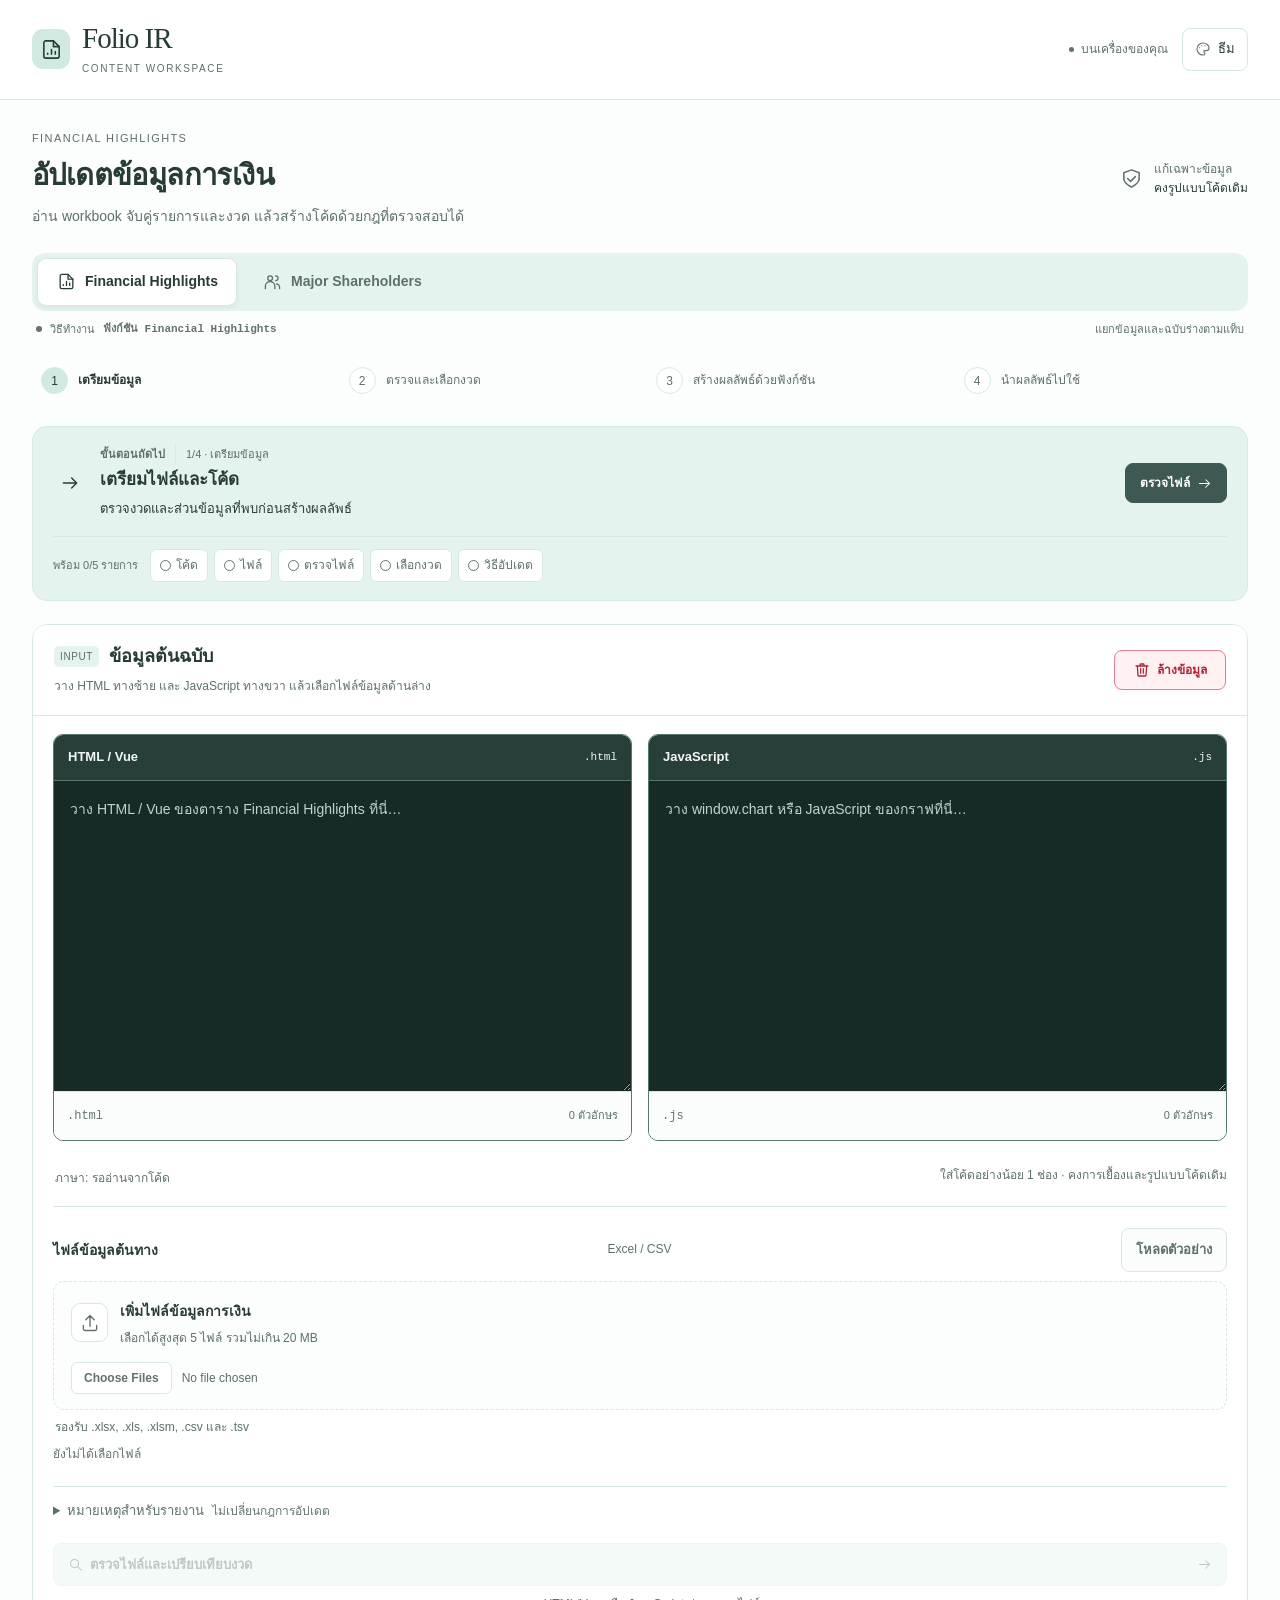
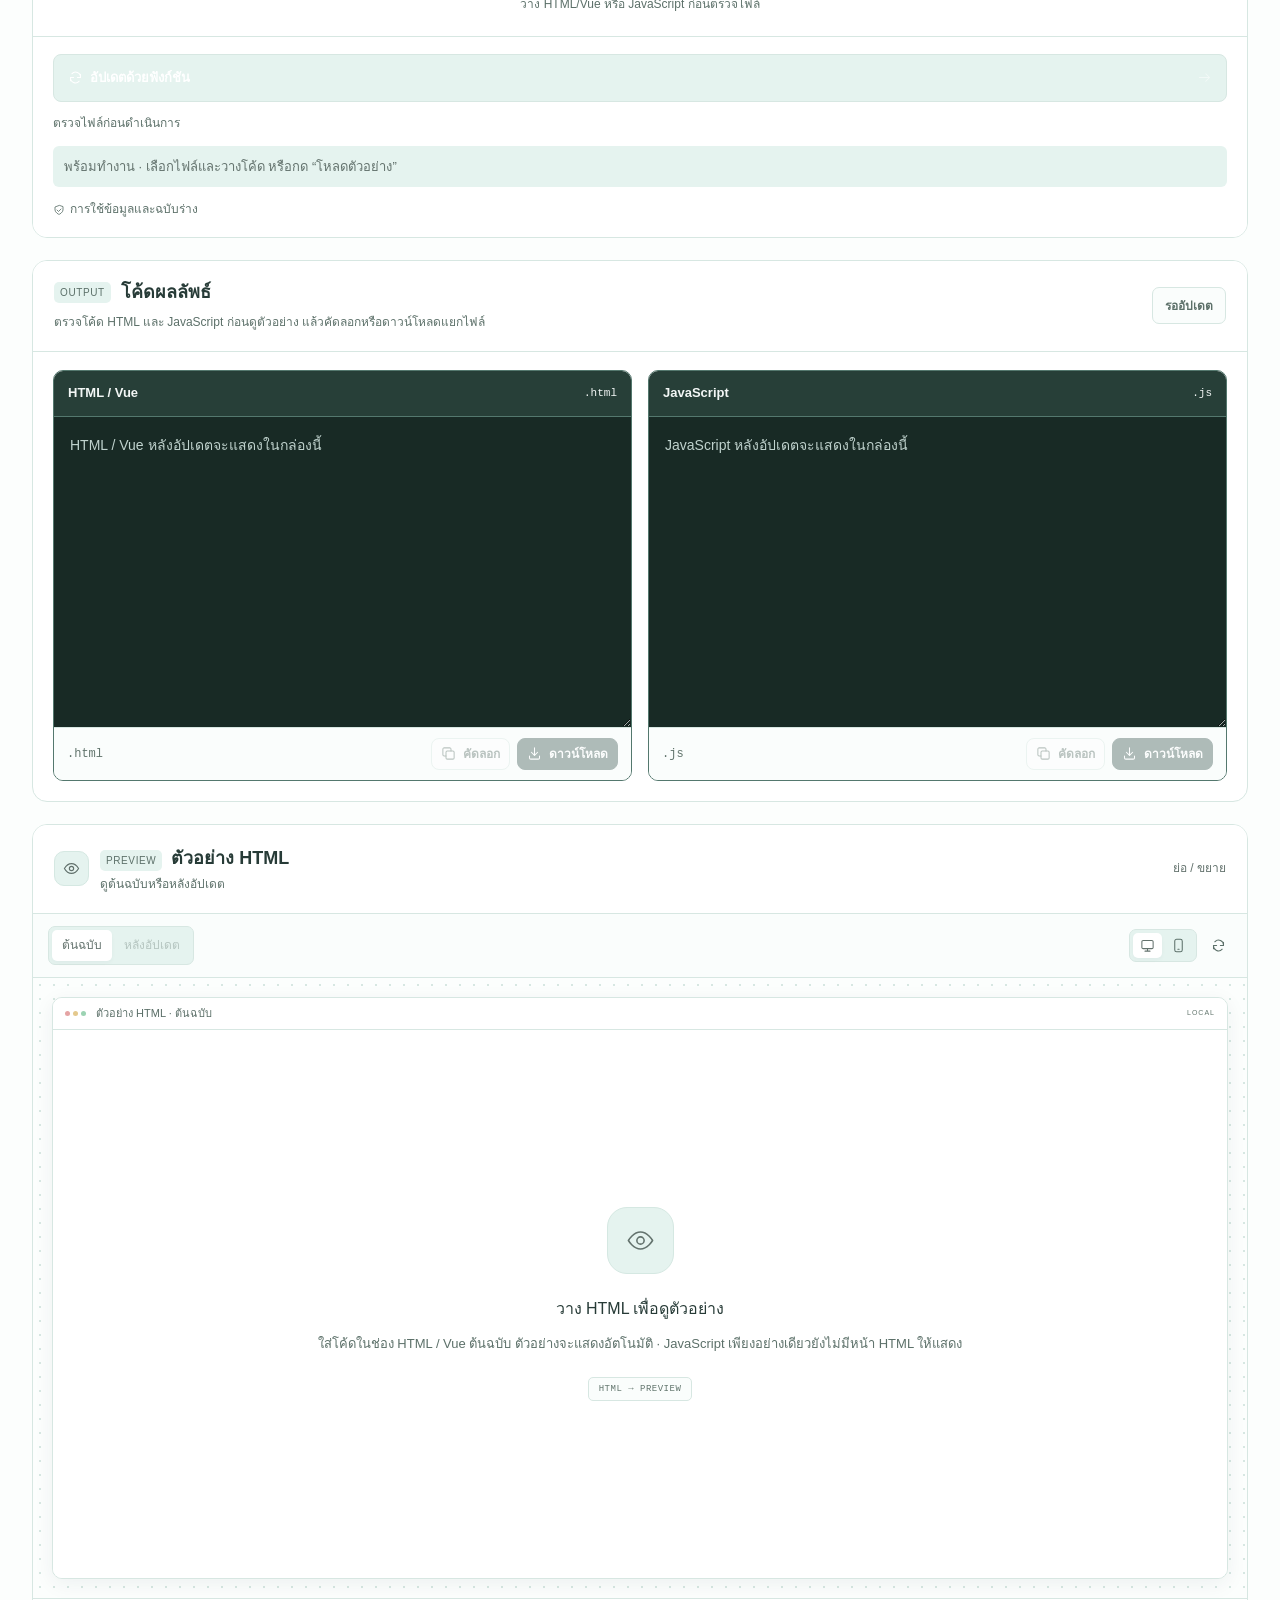
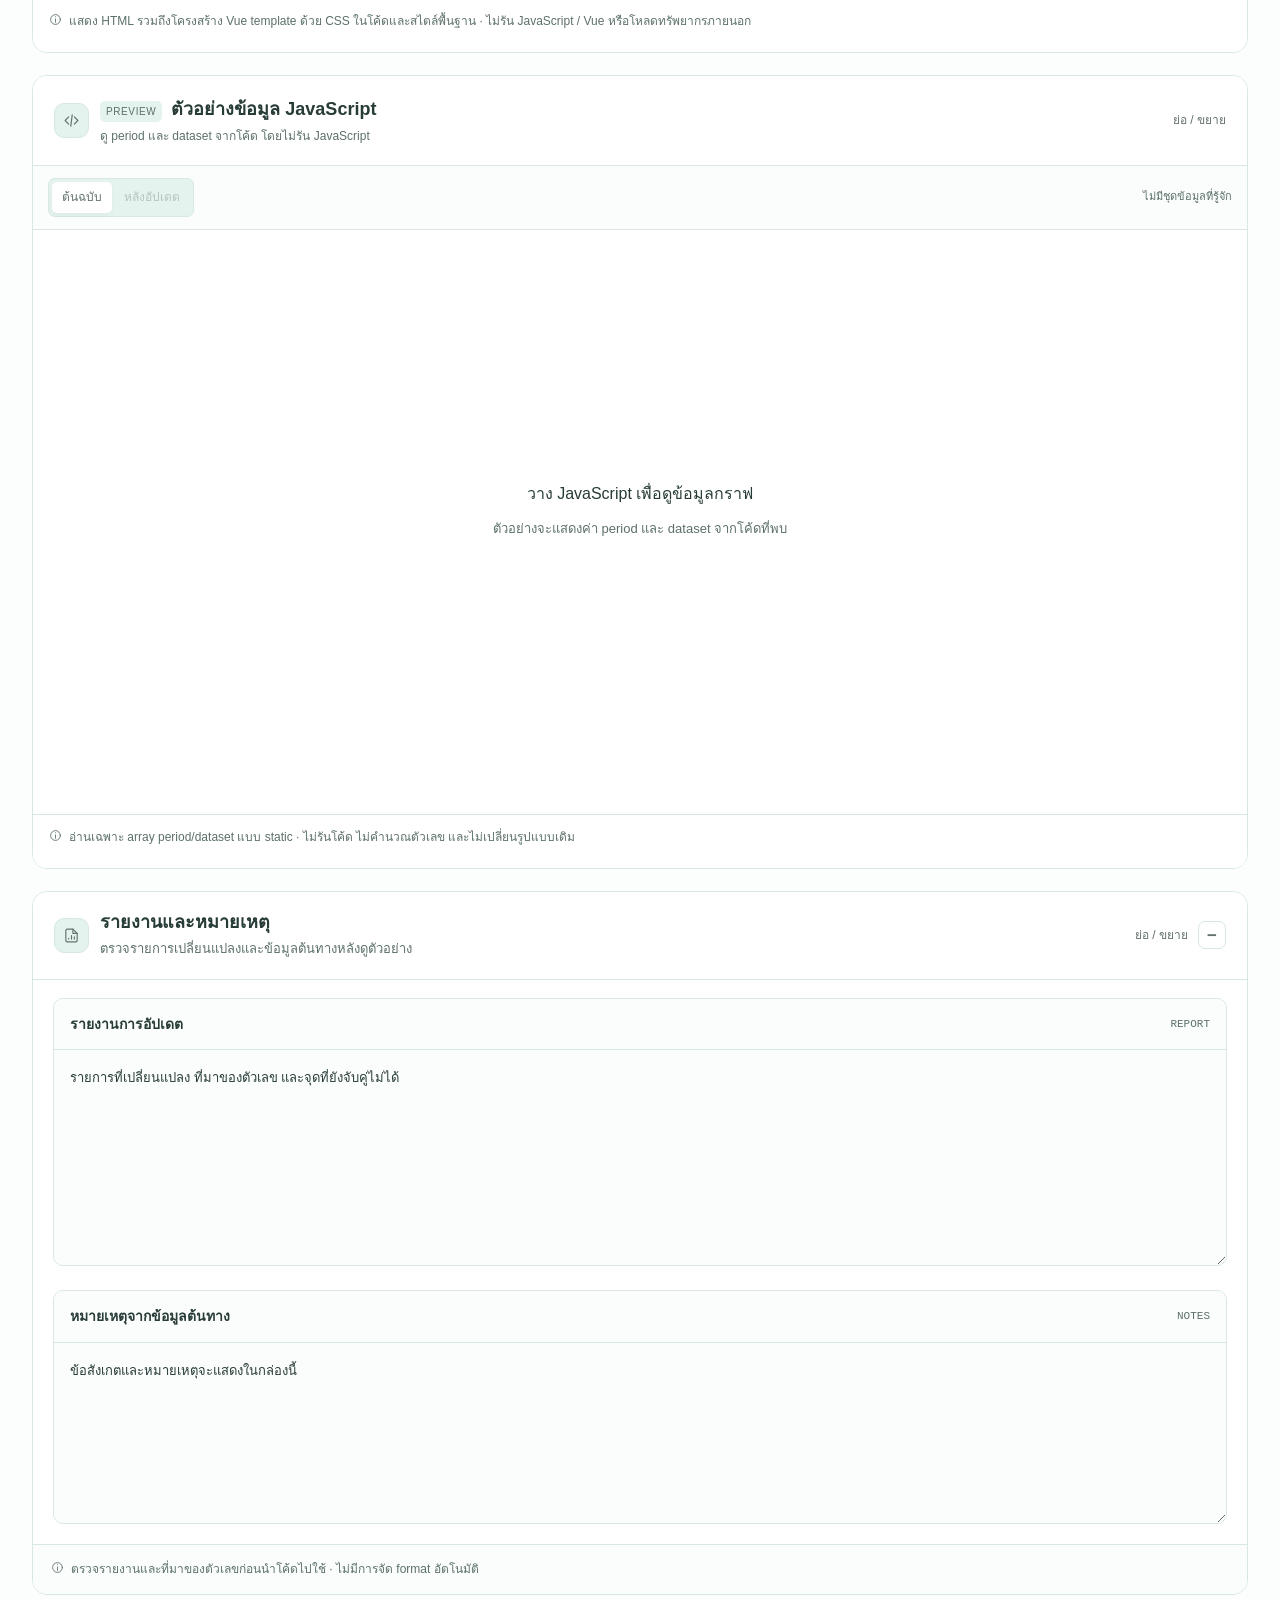
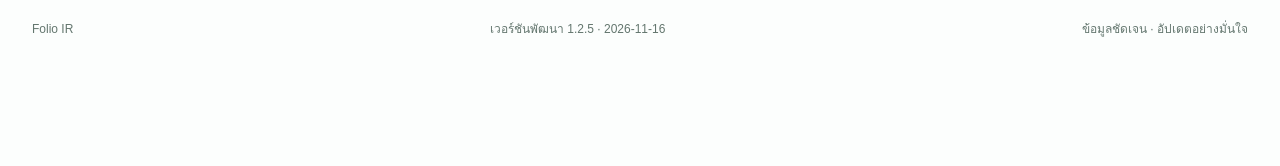
<file: index.html>
<!doctype html>
<html lang="th" data-workflow="financial-highlights">
<head>
  <meta charset="utf-8">
  <meta name="viewport" content="width=device-width, initial-scale=1">
  <meta name="theme-color" content="#14283f">
  <meta name="description" content="อัปเดตตารางและกราฟ Financial Highlights จากไฟล์ข้อมูลต้นทาง">
  <title>Folio IR Web</title>
  <link rel="stylesheet" href="styles.css?v=result-status-4">
</head>
<body>
  <svg class="svg-library" xmlns="http://www.w3.org/2000/svg" aria-hidden="true"><defs>
    <symbol id="i-file" viewBox="0 0 24 24"><path d="M14 3H6a2 2 0 0 0-2 2v14a2 2 0 0 0 2 2h12a2 2 0 0 0 2-2V9Z"/><path d="M14 3v6h6M8 16v1m4-5v5m4-3v3"/></symbol>
    <symbol id="i-grid" viewBox="0 0 24 24"><rect x="3" y="3" width="7" height="7" rx="2"/><rect x="14" y="3" width="7" height="7" rx="2"/><rect x="3" y="14" width="7" height="7" rx="2"/><rect x="14" y="14" width="7" height="7" rx="2"/></symbol>
    <symbol id="i-upload" viewBox="0 0 24 24"><path d="M12 16V3m-5 5 5-5 5 5M4 15v4a2 2 0 0 0 2 2h12a2 2 0 0 0 2-2v-4"/></symbol>
    <symbol id="i-code" viewBox="0 0 24 24"><path d="m8 7-5 5 5 5m8-10 5 5-5 5m-3-13-2 16"/></symbol>
    <symbol id="i-arrow" viewBox="0 0 24 24"><path d="M4 12h16m-6-6 6 6-6 6"/></symbol>
    <symbol id="i-refresh" viewBox="0 0 24 24"><path d="M20 7v5h-5M4 17v-5h5"/><path d="M6.1 6.1A8 8 0 0 1 20 12M4 12a8 8 0 0 0 13.9 5.9"/></symbol>
    <symbol id="i-check" viewBox="0 0 24 24"><path d="m5 12 4 4L19 6"/></symbol>
    <symbol id="i-copy" viewBox="0 0 24 24"><rect x="8" y="8" width="13" height="13" rx="2"/><path d="M16 8V5a2 2 0 0 0-2-2H5a2 2 0 0 0-2 2v9a2 2 0 0 0 2 2h3"/></symbol>
    <symbol id="i-download" viewBox="0 0 24 24"><path d="M12 3v12m-5-5 5 5 5-5M4 16v3a2 2 0 0 0 2 2h12a2 2 0 0 0 2-2v-3"/></symbol>
    <symbol id="i-shield" viewBox="0 0 24 24"><path d="M12 3 4 6v6c0 5 8 9 8 9s8-4 8-9V6Z"/><path d="m8 12 3 3 5-5"/></symbol>
    <symbol id="i-search" viewBox="0 0 24 24"><circle cx="10.5" cy="10.5" r="6.5"/><path d="m16 16 5 5"/></symbol>
    <symbol id="i-info" viewBox="0 0 24 24"><circle cx="12" cy="12" r="9"/><path d="M12 11v6m0-10v.1"/></symbol>
  <symbol id="i-eye" viewBox="0 0 24 24"><path d="M2 12s4-7 10-7 10 7 10 7-4 7-10 7S2 12 2 12Z"/><circle cx="12" cy="12" r="3"/></symbol><symbol id="i-palette" viewBox="0 0 24 24"><path d="M12 3a9 9 0 1 0 0 18h1a2 2 0 0 0 1-3.7 1.5 1.5 0 0 1 1-2.8h2a4 4 0 0 0 4-4C21 6.4 17 3 12 3Z"/><path d="M7 10h.01M10 7h.01M15 7h.01"/></symbol><symbol id="i-monitor" viewBox="0 0 24 24"><rect x="3" y="4" width="18" height="13" rx="2"/><path d="M8 21h8m-4-4v4"/></symbol><symbol id="i-phone" viewBox="0 0 24 24"><rect x="6" y="2" width="12" height="20" rx="3"/><path d="M11 18h2"/></symbol><symbol id="i-trash" viewBox="0 0 24 24"><path d="M3 6h18M9 6V4a1 1 0 0 1 1-1h4a1 1 0 0 1 1 1v2M5 6l1 14a1 1 0 0 0 1 1h10a1 1 0 0 0 1-1l1-14M10 10v7m4-7v7"/></symbol><symbol id="i-shareholders" viewBox="0 0 24 24"><circle cx="9" cy="8" r="3"/><path d="M3 21v-3a6 6 0 0 1 12 0v3M16 5a3 3 0 0 1 0 6M17 15a5 5 0 0 1 4 5v1"/></symbol></defs></svg>
  <div class="app-shell">

    <div class="main-shell">
      <header class="topbar"><div class="topbar-start"><a class="folio-wordmark" href="#workspace"><span class="studio-brand-icon"><svg class="icon"><use href="#i-file"/></svg></span><span>Folio IR<small>CONTENT WORKSPACE</small></span></a><div class="breadcrumb">พื้นที่ทำงาน<svg class="icon"><use href="#i-arrow"/></svg><strong id="workspace-name">Financial Highlights</strong></div></div><div class="topbar-actions"><span class="workspace-badge"><span class="tiny-dot"></span>บนเครื่องของคุณ</span><details class="theme-menu" id="theme-menu">
  <summary><svg class="icon"><use href="#i-palette"/></svg><span>ธีม</span></summary>
  <div class="theme-popover" aria-label="ปรับหน้าตา Soft Studio">
    <div class="theme-heading"><div><strong>ปรับหน้าตา</strong><small>Soft Studio · เห็นผลทันที</small></div><button type="button" id="theme-close" aria-label="ปิดเมนูธีม">×</button></div>
    <div class="theme-settings-nav" role="tablist" aria-label="ส่วนการตั้งค่า">
      <button type="button" role="tab" id="theme-tab-screen" data-settings-tab="screen" aria-controls="theme-panel-screen" aria-selected="true">สีหน้าจอ</button>
      <button type="button" role="tab" id="theme-tab-code" data-settings-tab="code" aria-controls="theme-panel-code" aria-selected="false">ช่องโค้ด</button>
      <button type="button" role="tab" id="theme-tab-type" data-settings-tab="type" aria-controls="theme-panel-type" aria-selected="false">ตัวอักษร</button>
    </div>
    <section id="theme-panel-screen" role="tabpanel" aria-labelledby="theme-tab-screen" data-settings-panel="screen">
      <div class="theme-setting-label"><strong>ชุดสีพาสเทล</strong><span id="theme-current-color">มิ้นต์</span></div>
      <div class="theme-presets" role="group" aria-label="ชุดสีพาสเทล 12 แบบ">
        <button type="button" data-theme-preset="peach" aria-label="สีพีช" aria-pressed="false" style="--swatch:#efd5c6"><span></span><small>พีช</small></button>
        <button type="button" data-theme-preset="rose-pastel" aria-label="สีโรส" aria-pressed="false" style="--swatch:#efd3df"><span></span><small>โรส</small></button>
        <button type="button" data-theme-preset="mint" aria-label="สีมิ้นต์" aria-pressed="true" style="--swatch:#c6e5dc"><span></span><small>มิ้นต์</small></button>
        <button type="button" data-theme-preset="sky" aria-label="สีสกาย" aria-pressed="false" style="--swatch:#cde3f4"><span></span><small>สกาย</small></button>
        <button type="button" data-theme-preset="lavender" aria-label="สีลาเวนเดอร์" aria-pressed="false" style="--swatch:#dcd7f2"><span></span><small>ลาเวนเดอร์</small></button>
        <button type="button" data-theme-preset="sage" aria-label="สีเซจ" aria-pressed="false" style="--swatch:#dce5cb"><span></span><small>เซจ</small></button>
        <button type="button" data-theme-preset="butter" aria-label="สีบัตเตอร์" aria-pressed="false" style="--swatch:#f4e7b9"><span></span><small>บัตเตอร์</small></button>
        <button type="button" data-theme-preset="apricot" aria-label="สีแอปริคอต" aria-pressed="false" style="--swatch:#f5d8b9"><span></span><small>แอปริคอต</small></button>
        <button type="button" data-theme-preset="lilac" aria-label="สีไลแลค" aria-pressed="false" style="--swatch:#e6d3eb"><span></span><small>ไลแลค</small></button>
        <button type="button" data-theme-preset="aqua" aria-label="สีอควา" aria-pressed="false" style="--swatch:#c7e6e7"><span></span><small>อควา</small></button>
        <button type="button" data-theme-preset="sand" aria-label="สีแซนด์" aria-pressed="false" style="--swatch:#e7ddcb"><span></span><small>แซนด์</small></button>
        <button type="button" data-theme-preset="periwinkle" aria-label="สีเพอริวิงเคิล" aria-pressed="false" style="--swatch:#d2dbf5"><span></span><small>เพอริวิงเคิล</small></button>
      </div>
      <details class="theme-custom"><summary>กำหนดสีเอง</summary><label class="custom-color" for="theme-color"><span>เลือกสี<small id="theme-color-label">#C6E5DC</small></span><input id="theme-color" type="color" value="#c6e5dc"></label></details>
      <div class="theme-setting-label"><strong>ความสว่าง</strong></div><div class="appearance-options" role="group" aria-label="ความสว่างหน้าจอ"><button type="button" data-appearance="light" aria-pressed="true">สว่าง</button><button type="button" data-appearance="dark" aria-pressed="false">มืด</button><button type="button" data-appearance="system" aria-pressed="false">ตามเครื่อง</button></div>
      <label class="theme-setting-label" for="theme-intensity"><strong>ความเข้มสี</strong><output id="theme-intensity-value">50%</output></label><input id="theme-intensity" class="theme-range" type="range" min="0" max="100" step="5" value="50"><div class="theme-range-labels"><span>นุ่มนวล</span><span>ชัดเจน</span></div>
      <label class="theme-toggle"><span><strong>แยกสีแต่ละแท็บ</strong><small>Financial Highlights / Major Shareholders</small></span><input id="theme-separate" type="checkbox"></label>
    </section>
    <section id="theme-panel-code" role="tabpanel" aria-labelledby="theme-tab-code" data-settings-panel="code" hidden>
      <div class="theme-setting-label"><strong>พื้นอ่านโค้ด</strong></div><div class="appearance-options" role="group" aria-label="พื้นอ่านโค้ด"><button type="button" data-editor-appearance="ink" aria-pressed="true">โทนเข้ม</button><button type="button" data-editor-appearance="paper" aria-pressed="false">โทนอ่อน</button></div>
      <label class="theme-toggle"><span><strong>ใช้สีเดียวกับธีมหน้าจอ</strong><small>พื้น หัวกล่อง และตัวอักษรโค้ด</small></span><input id="theme-follow-color" type="checkbox" checked></label>
      <div class="theme-setting-label"><strong>ตัวอย่างช่องโค้ด</strong></div><pre class="theme-code-sample"><span class="theme-code-tag">&lt;section</span> class=<span class="theme-code-string">"section"</span><span class="theme-code-tag">&gt;</span>
  ข้อมูลที่ต้องการอัปเดต
<span class="theme-code-tag">&lt;/section&gt;</span></pre><p class="theme-hint">สีเปลี่ยนตามธีม โดยคงโค้ดและการเยื้องเดิม</p>
    </section>
    <section id="theme-panel-type" role="tabpanel" aria-labelledby="theme-tab-type" data-settings-panel="type" hidden>
      <label class="theme-setting-label" for="theme-ui-size"><strong>ข้อความทั่วไป</strong><output id="theme-ui-size-value">16 px</output></label><input id="theme-ui-size" class="theme-range" type="range" min="14" max="20" value="16" step="1"><p class="theme-text-sample">ข้อมูลชัดเจน อ่านสบาย</p>
      <label class="theme-setting-label" for="theme-code-size"><strong>ตัวอักษรโค้ด</strong><output id="theme-code-size-value">14 px</output></label><input id="theme-code-size" class="theme-range" type="range" min="12" max="20" value="14" step="1"><pre class="theme-code-sample">window.chart = {
  majorShareholders: {}
};</pre><p class="theme-hint">แยกขนาดตัวอักษรของหน้าจอกับช่องโค้ด</p>
    </section>
    <div class="theme-settings-footer"><span><svg class="icon"><use href="#i-check"/></svg>จดจำการตั้งค่า</span><button type="button" id="theme-reset">คืนค่าเริ่มต้น</button></div>
  </div>
</details></div></header>
      <main id="workspace">
        <section class="hero"><div><div class="eyebrow" id="hero-eyebrow">FINANCIAL HIGHLIGHTS</div><h1><span id="hero-title">อัปเดตข้อมูลการเงิน</span><span class="title-dot">.</span></h1><p id="hero-description">เปลี่ยนไฟล์ข้อมูลให้เป็นตารางและกราฟที่อัปเดต พร้อมตรวจสอบที่มาได้</p></div><div class="hero-note"><svg class="icon"><use href="#i-shield"/></svg><span>แก้เฉพาะข้อมูล<strong>คงรูปแบบโค้ดเดิม</strong></span></div></section>
        <div class="workspace-switcher"><div class="workspace-tabs" role="tablist" aria-label="ประเภทงานอัปเดต"><button type="button" role="tab" id="tab-financial" data-workflow-tab="financial-highlights" aria-controls="workspace-panel" aria-selected="true"><span class="tab-symbol"><svg class="icon"><use href="#i-file"/></svg></span><span><strong>Financial Highlights</strong><small>ตารางและกราฟข้อมูลการเงิน</small></span><span class="tab-indicator"></span></button><button type="button" role="tab" id="tab-shareholders" data-workflow-tab="major-shareholders" aria-controls="workspace-panel" aria-selected="false" tabindex="-1"><span class="tab-symbol"><svg class="icon"><use href="#i-shareholders"/></svg></span><span><strong>Major Shareholders</strong><small>ภาพรวม รายชื่อ และกราฟผู้ถือหุ้น</small></span><span class="tab-indicator"></span></button></div><div class="workspace-context"><span><span class="tiny-dot"></span>วิธีทำงาน <strong id="active-skill">ฟังก์ชันในเบราว์เซอร์</strong></span><span>แยกข้อมูลและฉบับร่างตามแท็บ</span></div><p id="tab-lock-help" class="hint" hidden>รอให้การตรวจไฟล์หรืองานอัปเดตเสร็จก่อนสลับแท็บ</p></div>
        <div id="workspace-panel" role="tabpanel" aria-labelledby="tab-financial">
        <ol class="steps" aria-label="ขั้นตอน"><li class="active" data-step="1" aria-current="step"><button type="button" class="step-button" data-step-jump="1" data-rail-label="เตรียม" aria-label="เตรียมข้อมูล"><span class="step-number">1</span><span><strong>เตรียมข้อมูล</strong><small>ไฟล์ต้นทางและโค้ดเดิม</small></span></button></li><li data-step="2"><button type="button" class="step-button" data-step-jump="2" data-rail-label="ตรวจ" aria-label="ตรวจไฟล์และเลือกข้อมูล"><span class="step-number">2</span><span><strong id="step-inspect-title">ตรวจและเลือกงวด</strong><small id="step-inspect-detail">กำหนดข้อมูลที่จะแสดง</small></span></button></li><li data-step="3"><button type="button" class="step-button" data-step-jump="3" data-rail-label="อัปเดต" aria-label="สร้างผลลัพธ์ด้วยฟังก์ชัน"><span class="step-number">3</span><span><strong>สร้างผลลัพธ์ด้วยฟังก์ชัน</strong><small id="step-update-detail">เลือกเพิ่มหรือแทนที่</small></span></button></li><li data-step="4"><button type="button" class="step-button" data-step-jump="4" data-rail-label="ส่งออก" aria-label="ตรวจทานและส่งออก"><span class="step-number">4</span><span><strong>นำผลลัพธ์ไปใช้</strong><small>ตรวจทานและส่งออก</small></span></button></li></ol>
        <section class="workflow-guide" id="workflow-guide" aria-labelledby="guide-title" data-kind="normal"><div class="guide-main"><span class="guide-symbol"><svg class="icon"><use id="guide-symbol-use" href="#i-arrow"/></svg></span><div class="guide-copy"><div class="guide-eyebrow">ขั้นตอนถัดไป<span id="guide-phase">เตรียมข้อมูล</span></div><h2 id="guide-title" aria-live="polite" aria-atomic="true">กำลังเตรียมพื้นที่ทำงาน…</h2><p id="guide-detail">ตรวจการเชื่อมต่อและข้อมูลที่คุณเตรียมไว้</p></div><div class="guide-actions"><button type="button" class="btn primary" id="guide-action" disabled><span data-action-text>กำลังตรวจสอบ…</span><svg class="icon"><use href="#i-arrow"/></svg></button><button type="button" class="btn secondary" id="guide-secondary" hidden></button></div></div><div class="guide-readiness"><span id="guide-ready-count">รายการที่ต้องเตรียม</span><div class="guide-checks" aria-label="ความพร้อมของงาน"><button type="button" data-guide-check="code"><span class="check-indicator"></span><span data-check-text>โค้ด</span></button><button type="button" data-guide-check="files"><span class="check-indicator"></span><span data-check-text>ไฟล์</span></button><button type="button" data-guide-check="inspection"><span class="check-indicator"></span><span data-check-text>ตรวจไฟล์</span></button><button type="button" data-guide-check="periods"><span class="check-indicator"></span><span data-check-text>เลือกงวด</span></button><button type="button" data-guide-check="mode"><span class="check-indicator"></span><span data-check-text>วิธีอัปเดต</span></button></div></div><p id="guide-feedback" class="guide-feedback" role="status" hidden></p></section>
        <div class="layout">
          <section class="card input-card" aria-labelledby="input-title"><div class="card-head"><div class="card-heading"><span class="section-icon"><svg class="icon"><use href="#i-upload"/></svg></span><div><span class="section-kicker">INPUT</span><h2 id="input-title">ข้อมูลต้นฉบับ</h2><p>วาง HTML ทางซ้าย และ JavaScript ทางขวา แล้วเลือกไฟล์ข้อมูลด้านล่าง</p></div></div><button type="button" class="btn danger-button" id="clear" title="ล้างโค้ด ไฟล์ที่เลือก และผลลัพธ์ในหน้านี้"><svg class="icon"><use href="#i-trash"/></svg>ล้างข้อมูล</button></div><div class="card-body">
            <div class="source-editors code-pair">
            <section class="field code-field output-box source-code-box" aria-labelledby="html-input-title"><div class="output-box-heading"><label for="html-code" id="html-input-title">HTML / Vue</label><span>.html</span></div><div class="editor-box"><textarea id="html-code" aria-label="HTML / Vue ต้นฉบับ" spellcheck="false" wrap="off" placeholder="วาง HTML / Vue ของตาราง Financial Highlights ที่นี่…"></textarea><div class="editor-footer"><span class="output-format">.html</span><span><span id="html-char-count">0</span> ตัวอักษร</span></div></div></section>
            <section class="field code-field output-box source-code-box" aria-labelledby="js-input-title"><div class="output-box-heading"><label for="javascript-code" id="js-input-title">JavaScript</label><span>.js</span></div><div class="editor-box"><textarea id="javascript-code" aria-label="JavaScript ต้นฉบับ" spellcheck="false" wrap="off" placeholder="วาง window.chart หรือ JavaScript ของกราฟที่นี่…"></textarea><div class="editor-footer"><span class="output-format">.js</span><span><span id="javascript-char-count">0</span> ตัวอักษร</span></div></div></section>
            </div><div class="source-language-summary"><span class="hint language-hint" id="language-detected" role="status" aria-live="polite">ภาษา: รออ่านจากโค้ด</span><span class="hint">ใส่โค้ดอย่างน้อย 1 ช่อง · คงการเยื้องและรูปแบบโค้ดเดิม</span></div>
            <div class="field" id="source-files-field"><div class="field-heading"><label for="files">ไฟล์ข้อมูลต้นทาง</label><span class="field-tag">Excel / CSV</span></div><div class="upload"><div class="upload-title"><span class="upload-icon"><svg class="icon"><use href="#i-upload"/></svg></span><div><strong id="upload-title">เพิ่มไฟล์ข้อมูลการเงิน</strong><span class="hint">เลือกได้สูงสุด 5 ไฟล์ รวมไม่เกิน 20 MB</span></div></div><input id="files" type="file" multiple accept=".xlsx,.xls,.xlsm,.csv,.tsv"><div id="file-list" class="file-list" aria-live="polite"></div></div><span class="hint file-types">รองรับ .xlsx, .xls, .xlsm, .csv และ .tsv</span><span id="files-feedback" class="hint files-feedback" role="status"></span></div>
            <details class="optional-field"><summary>หมายเหตุสำหรับรายงาน<span>ไม่เปลี่ยนกฎการอัปเดต</span></summary><label class="sr-only" for="request">รายละเอียดเพิ่มเติม</label><textarea id="request" rows="2" maxlength="4000" placeholder="เช่น อัปเดตเฉพาะตาราง หรือใช้ข้อมูลไตรมาสล่าสุด"></textarea></details>
            <section class="shareholder-scope" id="shareholder-scope" aria-label="ส่วนข้อมูลผู้ถือหุ้น" hidden><div><strong>ข้อมูลที่ตรวจจากไฟล์</strong><span>อัปเดตเฉพาะส่วนที่มีในโค้ด โดยใช้แหล่งข้อมูลตามสกิล</span></div><ol><li><b>01</b><span><strong>Overview</strong><small>วันที่ สิทธิ และภาพรวม</small></span></li><li><b>02</b><span><strong>Free float</strong><small>ผู้ถือหุ้นรายย่อย</small></span></li><li><b>03</b><span><strong>Graph</strong><small>ข้อมูลกราฟจากไฟล์</small></span></li><li><b>04</b><span><strong>Shareholder list</strong><small>รายชื่อในตาราง</small></span></li></ol><p>รักษา EN / TH, scrollspy-item และสีกราฟเดิม · ตรวจยอดกราฟรวม 100% และรายงานค่าที่ไม่ตรง</p></section>
            <div class="inspect-section" id="inspect-section"><button class="btn inspect-button" id="inspect-files" disabled><svg class="icon"><use href="#i-search"/></svg><span id="inspect-button-label">ตรวจไฟล์และเปรียบเทียบงวด</span><svg class="icon button-arrow"><use href="#i-arrow"/></svg></button><span class="hint inspect-hint" id="inspect-help">ตรวจข้อมูลในเครื่องก่อนเลือกงวดที่ต้องการแสดง</span><div id="inspection-report" class="inspection" aria-live="polite" hidden></div></div>
            <fieldset class="mode-field" id="display-selection" disabled hidden><legend>เลือกงวดและจัดลำดับผลลัพธ์</legend><span class="hint">งวด 3M, 6M, 9M และ 1H ที่พบในไฟล์จะถูกเลือกให้อัตโนมัติ ปรับลำดับหรือนำออกได้ ลำดับนี้ใช้กับทั้งตารางและกราฟเมื่อกดอัปเดต</span><div class="period-actions"><button type="button" class="btn secondary" id="add-all-periods">เพิ่มทุกงวด ↓</button><button type="button" class="btn secondary" id="add-source-periods">เพิ่มงวดในไฟล์ ↓</button><button type="button" class="btn secondary" id="add-existing-periods">เพิ่มงวดในโค้ดเดิม ↓</button></div><section class="period-picker-section" aria-labelledby="period-options-label"><strong id="period-options-label">งวดที่เลือกเพิ่มได้</strong><div class="period-options" id="period-options"></div></section><section class="period-selected-section" aria-labelledby="period-selected-label"><div class="period-selected-heading"><strong id="period-selected-label">ลำดับงวดในผลลัพธ์</strong><button type="button" class="btn secondary" id="clear-selected-periods" disabled>ล้างรายการ</button></div><ol class="period-selected" id="period-selected" aria-label="งวดที่เลือกเรียงตามลำดับผลลัพธ์"></ol><p id="period-empty">ยังไม่มีงวดในรายการด้านล่าง</p><p id="period-selection-summary" role="status" aria-live="polite"></p></section></fieldset>
            <fieldset class="mode-field" id="update-language" disabled><legend>ภาษาที่ต้องการอัปเดต</legend><span class="hint" id="target-language-help">เลือกภาษาเพื่ออัปเดตข้อมูล HTML และ JavaScript</span><label class="mode-choice" for="language-en"><input type="radio" id="language-en" name="target-language" value="en" checked><span><strong>English only</strong><small>อัปเดตเฉพาะเนื้อหาภาษาอังกฤษ</small></span></label><label class="mode-choice" for="language-th"><input type="radio" id="language-th" name="target-language" value="th"><span><strong>ภาษาไทยเท่านั้น</strong><small>อัปเดตเฉพาะเนื้อหาภาษาไทย</small></span></label></fieldset>
            <fieldset class="mode-field" id="update-mode" disabled hidden><legend>วิธีอัปเดตข้อมูล</legend><label class="mode-choice" for="mode-add"><input type="radio" id="mode-add" name="update-mode" value="add"><span><strong>เพิ่มและอัปเดตข้อมูล</strong><small>เพิ่มงวดใหม่ และใช้ตัวเลขจากไฟล์ทับงวดที่เลือกซึ่งมีอยู่แล้ว</small></span></label><label class="mode-choice" for="mode-replace"><input type="radio" id="mode-replace" name="update-mode" value="replace"><span><strong>แทนที่ข้อมูลเดิม</strong><small>ใช้ตัวเลขจากไฟล์ในงวดที่เลือก และเก็บค่าของงวดที่มีเฉพาะในโค้ดเดิม</small></span></label></fieldset>
          </div><div class="input-footer"><div class="actions"><button class="btn primary run-button" id="run-update" disabled><svg class="icon"><use href="#i-refresh"/></svg>อัปเดตด้วยฟังก์ชัน<svg class="icon button-arrow"><use href="#i-arrow"/></svg></button><button class="btn secondary" id="cancel-update" hidden>ยกเลิกงาน</button></div><p id="run-help" class="run-help">เตรียมโค้ดและไฟล์ แล้วทำตามขั้นตอนถัดไป</p><div id="status" class="status" role="status" aria-live="polite"></div><details class="privacy"><summary><svg class="icon"><use href="#i-shield"/></svg>การใช้ข้อมูลและฉบับร่าง</summary><p>ไม่ใช้ AI หรือ API: workbook และโค้ดจะถูกอ่านและประมวลผลในเบราว์เซอร์นี้เท่านั้น โค้ดต้นฉบับจะเก็บเป็นฉบับร่างในเบราว์เซอร์ ส่วนไฟล์ข้อมูลต้องเลือกใหม่เมื่อเปิดหน้าอีกครั้ง</p></details></div></section>
          <section class="card result-card" aria-labelledby="result-title"><div class="card-head"><div class="card-heading"><span class="section-icon mint-icon"><svg class="icon"><use href="#i-code"/></svg></span><div><span class="section-kicker">OUTPUT</span><h2 id="result-title">โค้ดผลลัพธ์</h2><p>ตรวจโค้ด HTML และ JavaScript ก่อนดูตัวอย่าง แล้วคัดลอกหรือดาวน์โหลดแยกไฟล์</p></div></div><div class="result-status-actions" role="group" aria-label="สถานะการอัปเดต"><button type="button" class="result-badge" id="result-badge" data-state="empty" aria-live="polite" title="คลิกเพื่อดูรายงานการอัปเดต" disabled>รออัปเดต</button><button type="button" class="result-badge" id="result-error-badge" data-state="warning" aria-live="polite" title="คลิกเพื่อไปยังจุดที่พบ error" hidden disabled></button></div></div><div class="result-fields"><section class="output-box" aria-labelledby="html-result-label"><div class="output-box-heading"><label for="html-result" id="html-result-label">HTML / Vue</label><span>.html</span></div><textarea id="html-result" aria-label="HTML / Vue ที่อัปเดตแล้ว" class="result-code" readonly spellcheck="false" wrap="off" placeholder="HTML / Vue หลังอัปเดตจะแสดงในกล่องนี้"></textarea><div class="output-actions"><span class="output-format">.html</span><button class="btn secondary copy-result" data-target="html-result" disabled><svg class="icon"><use href="#i-copy"/></svg>คัดลอก</button><button class="btn primary download-result" data-target="html-result" data-name="updated-ir-page.html" disabled><svg class="icon"><use href="#i-download"/></svg>ดาวน์โหลด</button></div></section><section class="output-box" aria-labelledby="javascript-result-label"><div class="output-box-heading"><label for="javascript-result" id="javascript-result-label">JavaScript</label><span>.js</span></div><textarea id="javascript-result" aria-label="JavaScript ที่อัปเดตแล้ว" class="result-code" readonly spellcheck="false" wrap="off" placeholder="JavaScript หลังอัปเดตจะแสดงในกล่องนี้"></textarea><div class="output-actions"><span class="output-format">.js</span><button class="btn secondary copy-result" data-target="javascript-result" disabled><svg class="icon"><use href="#i-copy"/></svg>คัดลอก</button><button class="btn primary download-result" data-target="javascript-result" data-name="updated-ir-chart.js" disabled><svg class="icon"><use href="#i-download"/></svg>ดาวน์โหลด</button></div></section></div></section>
        <details class="card preview-card layout-wide" open><summary class="card-head"><span class="card-heading"><span class="section-icon mint-icon"><svg class="icon"><use href="#i-eye"/></svg></span><span class="preview-card-title"><span class="section-kicker">PREVIEW</span>ตัวอย่าง HTML<small>ดูต้นฉบับหรือหลังอัปเดต</small></span></span><span class="preview-disclosure">ย่อ / ขยาย</span></summary><div id="output-preview-panel"><div class="preview-toolbar"><div class="preview-source" role="group" aria-label="โค้ดที่ใช้แสดงตัวอย่าง"><button type="button" data-preview-source="original" aria-pressed="true">ต้นฉบับ</button><button type="button" data-preview-source="result" aria-pressed="false" disabled>หลังอัปเดต</button></div><div class="preview-tools"><div class="preview-size" role="group" aria-label="ขนาดหน้าจอตัวอย่าง"><button type="button" data-preview-width="desktop" aria-label="จอกว้าง" title="จอกว้าง" aria-pressed="true"><svg class="icon"><use href="#i-monitor"/></svg></button><button type="button" data-preview-width="mobile" aria-label="มือถือ 390 พิกเซล" title="มือถือ 390 พิกเซล" aria-pressed="false"><svg class="icon"><use href="#i-phone"/></svg></button></div><button type="button" class="preview-refresh" id="refresh-preview" aria-label="รีเฟรชตัวอย่าง" title="รีเฟรชตัวอย่าง"><svg class="icon"><use href="#i-refresh"/></svg></button></div></div><div class="preview-stage" id="preview-stage" data-width="desktop"><div class="preview-browser"><div class="preview-browser-bar"><span class="browser-dots"><i></i><i></i><i></i></span><span id="preview-document-name">ตัวอย่าง HTML · ต้นฉบับ</span><span class="preview-local">LOCAL</span></div><iframe id="html-preview" title="ตัวอย่าง HTML" sandbox="" referrerpolicy="no-referrer" hidden></iframe><div class="preview-empty" id="preview-empty"><span class="preview-empty-icon"><svg class="icon"><use href="#i-eye"/></svg></span><strong>เห็นหน้าตาเว็บก่อนนำไปใช้</strong><p>วาง HTML ในช่องโค้ดต้นฉบับ<br>ตัวอย่างจะแสดงที่นี่โดยอัตโนมัติ</p><span class="preview-empty-label">HTML → PREVIEW</span></div></div></div><div class="preview-caption"><svg class="icon"><use href="#i-info"/></svg><span>แสดง HTML รวมถึงโครงสร้าง Vue template ด้วย CSS ในโค้ดและสไตล์พื้นฐาน · ไม่รัน JavaScript / Vue หรือโหลดทรัพยากรภายนอก</span></div></div></details>
          <details class="card preview-card js-preview-card layout-wide" open><summary class="card-head"><span class="card-heading"><span class="section-icon mint-icon"><svg class="icon"><use href="#i-code"/></svg></span><span class="preview-card-title"><span class="section-kicker">PREVIEW</span>ตัวอย่างข้อมูล JavaScript<small>ดู period และ dataset จากโค้ด โดยไม่รัน JavaScript</small></span></span><span class="preview-disclosure">ย่อ / ขยาย</span></summary><div class="js-preview-panel"><div class="preview-toolbar"><div class="preview-source" role="group" aria-label="โค้ดที่ใช้แสดงตัวอย่าง JavaScript"><button type="button" data-js-preview-source="original" aria-pressed="true">ต้นฉบับ</button><button type="button" data-js-preview-source="result" aria-pressed="false" disabled>หลังอัปเดต</button></div><span id="js-preview-count" class="js-preview-count"></span></div><div id="js-preview-content" class="js-preview-content"><div class="preview-empty js-preview-empty"><strong>วาง JavaScript เพื่อดูข้อมูลกราฟ</strong><p>ตัวอย่างจะแสดงค่า period และ dataset จากโค้ดที่พบ</p></div></div><div class="preview-caption"><svg class="icon"><use href="#i-info"/></svg><span>อ่านเฉพาะ array period/dataset แบบ static · ไม่รันโค้ด ไม่คำนวณตัวเลข และไม่เปลี่ยนรูปแบบเดิม</span></div></div></details>
          <details class="card report-card layout-wide report-collapsible" aria-labelledby="report-section-title" open><summary class="card-head report-card-summary"><div class="card-heading"><span class="section-icon mint-icon"><svg class="icon"><use href="#i-file"/></svg></span><div><h2 id="report-section-title">รายงานและหมายเหตุ</h2><p>ตรวจรายการเปลี่ยนแปลงและข้อมูลต้นทางหลังดูตัวอย่าง</p></div></div><span class="report-disclosure-toggle"><span>ย่อ / ขยาย</span><span class="report-disclosure-symbol" aria-hidden="true"></span></span></summary><div class="result-fields"><section class="output-box" aria-labelledby="report-result-label"><div class="output-box-heading"><label for="report-result" id="report-result-label">รายงานการอัปเดต</label><span>REPORT</span></div><textarea id="report-result" class="result-code prose-result" readonly spellcheck="false" placeholder="รายการที่เปลี่ยนแปลง ที่มาของตัวเลข และจุดที่ยังจับคู่ไม่ได้"></textarea></section><section class="output-box" aria-labelledby="notes-result-label"><div class="output-box-heading"><label for="notes-result" id="notes-result-label">หมายเหตุจากข้อมูลต้นทาง</label><span>NOTES</span></div><textarea id="notes-result" class="result-code prose-result" readonly spellcheck="false" placeholder="ข้อสังเกตและหมายเหตุจะแสดงในกล่องนี้"></textarea></section></div><section id="code-issue-panel" class="code-issue-panel" hidden aria-labelledby="code-issue-title"><div class="code-issue-heading"><span class="code-issue-alert-icon" aria-hidden="true">!</span><div><h3 id="code-issue-title">พบจุดที่ต้องตรวจสอบ <span id="code-issue-count"></span></h3><p>เลือกไฟล์และรายการ เพื่อดูตำแหน่งที่ไฮไลต์ในโค้ด</p></div></div><div id="code-issue-tabs" class="code-issue-tabs" role="tablist" aria-label="ประเภทโค้ดที่ต้องตรวจ"></div><div id="code-issue-workspace" class="code-issue-workspace"><div id="code-issue-list" class="code-issue-list" role="list" aria-label="รายการที่จับคู่ไม่ได้"></div><section class="code-issue-editor" aria-label="ตำแหน่งโค้ดที่ต้องตรวจ"><div class="code-issue-editor-head"><strong id="code-issue-location">เลือกจุดที่ต้องตรวจ</strong><span id="code-issue-language" class="code-issue-file-badge"></span></div><p id="code-issue-message" class="code-issue-message" aria-live="polite"></p><pre id="code-issue-snippet" class="code-issue-snippet"><code></code></pre></section></div></section><div class="result-tip"><svg class="icon"><use href="#i-info"/></svg><span>ตรวจรายงานและที่มาของตัวเลขก่อนนำโค้ดไปใช้ · ไม่มีการจัด format อัตโนมัติ</span></div></details>
        </div><footer class="foot"><span>Folio IR</span><span class="development-version" aria-label="เวอร์ชันการพัฒนา">เวอร์ชันพัฒนา 1.2.5 · 2026-11-16</span><span>ข้อมูลชัดเจน · อัปเดตอย่างมั่นใจ</span></footer>
        </div>
      </main>
    </div>
  </div>
  <aside class="workflow-dock" id="workflow-dock" aria-label="ขั้นตอนถัดไป" hidden><div><small>ขั้นตอนถัดไป</small><strong id="dock-title">เตรียมข้อมูล</strong></div><button type="button" class="btn primary" id="dock-action"><span data-action-text>ดำเนินการต่อ</span><svg class="icon"><use href="#i-arrow"/></svg></button></aside>
  <script src="appearance.js" defer></script>
  <script src="preview.js?v=js-data-preview-1" defer></script>
  <script src="workspaces.js" defer></script>
  <script src="xlsx.full.min.js" defer></script>
  <script src="engine.js?v=folio-1.2.5" defer></script>

  <script src="app.js?v=folio-1.2.5" defer></script>
</body>
</html>
</file>
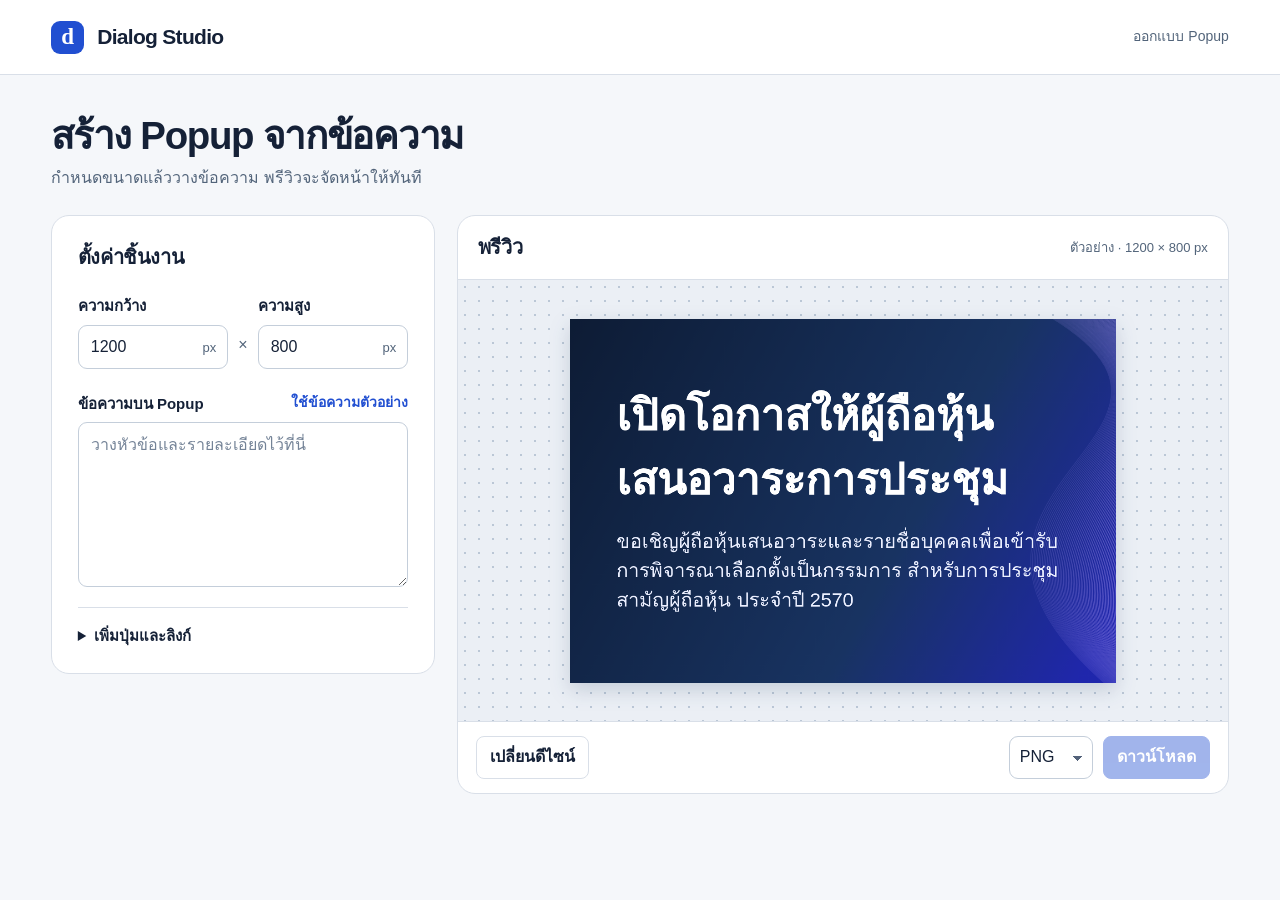
<file: dialog-studio/index.html>
<!doctype html>
<html lang="th">
<head>
<meta charset="utf-8">
<meta name="viewport" content="width=device-width,initial-scale=1">
<title>Dialog Studio · ออกแบบ Popup จากข้อความ</title>
<style>
*{box-sizing:border-box}
:root{color-scheme:light;--ink:#152137;--muted:#52647a;--line:#d9dfe8;--blue:#214fd1;--paper:#fff;font:16px/1.55 Inter,"Segoe UI",Tahoma,sans-serif;color:var(--ink);background:#f5f7fa}
body{margin:0}header,main{width:min(1480px,100%);margin:auto}header{height:74px;display:flex;align-items:center;gap:13px;padding:0 clamp(18px,4vw,66px)}.top{border-bottom:1px solid var(--line);background:white}
.brand{font-size:21px;font-weight:750;letter-spacing:-.7px}.mark{width:33px;height:33px;background:var(--blue);border-radius:9px;display:grid;place-content:center;color:white;font:750 23px Georgia}.context{margin-left:auto;font-size:14px;color:var(--muted)}
main{padding:clamp(24px,3vw,46px) clamp(18px,4vw,66px) 40px}h1,h2,p{margin:0}h1{font-size:clamp(27px,3vw,43px);line-height:1.2;letter-spacing:-1.3px}.intro p{color:var(--muted);margin-top:7px}.desk{margin-top:24px;display:grid;grid-template-columns:minmax(300px,.77fr) minmax(0,1.55fr);gap:22px;align-items:start}.card{border:1px solid var(--line);border-radius:18px;background:var(--paper);overflow:hidden}
.settings{padding:clamp(18px,2vw,29px)}h2{font-size:20px;letter-spacing:-.4px}.group{margin-top:21px}.label,summary{font-weight:650;font-size:15px}.sizes{display:grid;grid-template-columns:1fr auto 1fr;gap:10px;align-items:end}.times{padding-bottom:12px;color:var(--muted)}
.field{display:block;position:relative}.field input{padding-right:35px}.unit{position:absolute;right:12px;bottom:11px;font-size:13px;color:var(--muted);pointer-events:none}
input,textarea,select,button{font:inherit}input,textarea,select{border:1px solid #c4ceda;border-radius:9px;background:#fff;color:var(--ink)}input,textarea{display:block;width:100%;min-width:0;padding:9px 12px;margin-top:6px}textarea{resize:vertical;line-height:1.65;min-height:165px}textarea::placeholder,input::placeholder{color:#748397}.labelrow,.bar,.actions,.exports{display:flex;align-items:center;gap:10px}.labelrow,.bar{justify-content:space-between}.bar{padding:16px 20px;border-bottom:1px solid var(--line)}.meta{font-size:13px;color:var(--muted);font-variant-numeric:tabular-nums}.actions{justify-content:space-between;padding:14px 18px;border-top:1px solid var(--line);flex-wrap:wrap}
button,select{cursor:pointer}button{font-weight:650;border-radius:8px;border:1px solid var(--line);padding:8px 13px;background:white;color:var(--ink)}button:hover:not(:disabled){background:#edf2ff}button:disabled{opacity:.42;cursor:default}.sample{padding:2px 0;color:var(--blue);border:0;font-size:14px}.primary{color:white;background:var(--blue);border-color:var(--blue)}.primary:hover:not(:disabled){background:#183ea8}select{padding:8px 28px 8px 10px;appearance:none;background:linear-gradient(45deg,transparent 50%,#53627a 50%) calc(100% - 14px) 51%/5px 5px no-repeat,linear-gradient(135deg,#53627a 50%,transparent 50%) calc(100% - 9px) 51%/5px 5px no-repeat}
:focus-visible{outline:3px solid #789cff;outline-offset:2px}details{border-top:1px solid var(--line);padding-top:16px;margin-top:20px}summary{cursor:pointer}details label{display:block;margin-top:12px}
.stage{padding:clamp(18px,3vw,45px);background-color:#ebeff5;background-image:radial-gradient(#bbc7d6 1px,transparent 1px);background-size:14px 14px;min-height:340px;height:clamp(340px,49vh,550px);display:grid;place-items:center;overflow:hidden}canvas{display:block;width:100%;height:100%;min-width:0;min-height:0;object-fit:contain;filter:drop-shadow(0 7px 10px #142c572c)}.notice{font-size:14px;color:#8b361d;margin:12px 0 0}.status{padding:0 18px 12px;font-size:14px;color:var(--muted)}.status:empty,.notice:empty{display:none}
@media(max-width:850px){.desk{grid-template-columns: minmax(250px,.85fr) minmax(0,1.25fr);gap:12px}.actions{padding:12px}.stage{padding:16px}.bar{padding:15px}}
@media(max-width:690px){header{height:60px}.desk{grid-template-columns:1fr}.stage{height:310px;min-height:0}.settings{padding:18px}.context{display:none}textarea{min-height:110px}.group{margin-top:15px}.actions{gap:8px}.intro p{font-size:15px}}
</style>
</head>
<body>
<div class="top"><header><span class="mark" aria-hidden="true">d</span><span class="brand" lang="en">Dialog Studio</span><span class="context">ออกแบบ Popup</span></header></div>
<main>
<div class="intro"><h1>สร้าง Popup จากข้อความ</h1><p>กำหนดขนาดแล้ววางข้อความ พรีวิวจะจัดหน้าให้ทันที</p></div>
<div class="desk">
<section class="card settings" aria-labelledby="settingsTitle">
<h2 id="settingsTitle">ตั้งค่าชิ้นงาน</h2>
<div class="group sizes">
<label class="field"><span class="label">ความกว้าง</span><input id="width" type="number" min="240" max="4000" step="1" value="1200"><span class="unit" aria-hidden="true">px</span></label>
<span class="times" aria-hidden="true">×</span>
<label class="field"><span class="label">ความสูง</span><input id="height" type="number" min="180" max="4000" step="1" value="800"><span class="unit" aria-hidden="true">px</span></label>
</div>
<div class="group"><div class="labelrow"><label for="copy" class="label">ข้อความบน Popup</label><button class="sample" id="sample" type="button">ใช้ข้อความตัวอย่าง</button></div>
<textarea id="copy" rows="5" placeholder="วางหัวข้อและรายละเอียดไว้ที่นี่"></textarea></div>
<details><summary>เพิ่มปุ่มและลิงก์</summary>
<label class="label" for="buttonText">ข้อความบนปุ่ม</label><input id="buttonText" placeholder="เช่น ดูรายละเอียด">
<label class="label" for="buttonUrl">ลิงก์ปลายทาง</label><input id="buttonUrl" type="url" placeholder="https://…">
</details>
<p id="warning" class="notice" role="status"></p>
</section>
<section class="card" aria-labelledby="previewTitle">
<div class="bar"><h2 id="previewTitle">พรีวิว</h2><span class="meta" id="dimensions"></span></div>
<div class="stage"><canvas id="art" aria-label="ตัวอย่าง Popup"></canvas></div>
<div class="actions"><button id="variation" type="button">เปลี่ยนดีไซน์</button><div class="exports"><select id="format" aria-label="รูปแบบไฟล์"><option>PNG</option><option>JPG</option><option>WebP</option><option>HTML</option></select><button class="primary" id="download" type="button">ดาวน์โหลด</button></div></div>
<p class="status" id="status" role="status"></p>
</section>
</div></main>
<script>
'use strict';
const byId = id => document.getElementById(id);
const canvas = byId('art');
const ctx = canvas.getContext('2d');
const example = 'เปิดโอกาสให้ผู้ถือหุ้นเสนอวาระการประชุม\nขอเชิญผู้ถือหุ้นเสนอวาระและรายชื่อบุคคลเพื่อเข้ารับการพิจารณาเลือกตั้งเป็นกรรมการ สำหรับการประชุมสามัญผู้ถือหุ้น ประจำปี 2570';
const wordBreaker = typeof Intl.Segmenter === 'function' ? new Intl.Segmenter('th', { granularity: 'word' }) : null;
const graphemeBreaker = wordBreaker && new Intl.Segmenter('th', { granularity: 'grapheme' });

function linesFor(context, text, width) {
  const lines = [];
  const fits = value => context.measureText(value).width <= width;
  for (const paragraph of text.split(/\r\n?|\n/)) {
    let line = '';
    let spaces = '';
    const words = wordBreaker
      ? Array.from(wordBreaker.segment(paragraph), part => part.segment)
      : paragraph.match(/\s+|\S+/gu) || [];
    for (const word of words) {
      if (/^\s+$/u.test(word)) {
        spaces += word;
        continue;
      }
      const candidate = line + spaces + word;
      spaces = '';
      if (fits(candidate)) {
        line = candidate;
        continue;
      }
      if (line) lines.push(line);
      line = word;
      if (fits(word)) continue;
      // A single word wider than the box still needs to fit without splitting a combining mark.
      const clusters = graphemeBreaker
        ? Array.from(graphemeBreaker.segment(word), part => part.segment)
        : word.match(/\P{M}\p{M}*|\p{M}+/gu) || [];
      line = '';
      for (const cluster of clusters) {
        if (line && !fits(line + cluster)) {
          lines.push(line);
          line = '';
        }
        line += cluster;
      }
    }
    lines.push(line);
  }
  return lines;
}

const font = 'Arial,"Leelawadee UI",Tahoma,sans-serif';
const setFont = (weight, size) => { ctx.font = weight + ' ' + size + 'px ' + font; };
let variation = 0;
let pendingFrame = 0;
let artwork = null;

function splitCopy(value) {
  const text = value.trim().replace(/\r\n?/g, '\n');
  const lineBreak = text.indexOf('\n');
  if (lineBreak > 0) return [text.slice(0, lineBreak), text.slice(lineBreak).trimStart()];
  const sentence = /^(.{5,}?[.!?。！？])(?:\s+|(?=[ก-๙]))/u.exec(text);
  if (sentence) return [sentence[1], text.slice(sentence[0].length)];
  if (text.length <= 62) return [text, ''];
  const lead = text.slice(0, 82);
  const breaks = Array.from(lead.matchAll(/\s+|(?=เพื่อ|โดย|สำหรับ|ตั้งแต่|เนื่องจาก|พร้อมทั้ง|ขอเชิญ)/gu))
    .filter(part => part.index >= 18);
  let boundary = breaks[0]?.index;
  if (!boundary && wordBreaker) {
    const words = Array.from(wordBreaker.segment(text.slice(0, 110)));
    boundary = words.find(word => word.index >= 44)?.index;
  }
  return boundary ? [text.slice(0, boundary).trimEnd(), text.slice(boundary).trimStart()] : [text, ''];
}

function seedFrom(text) {
  let seed = 2166136261;
  for (const char of text) seed = Math.imul(seed ^ char.codePointAt(0), 16777619);
  return seed >>> 0;
}

function paintBackdrop(w, h, text) {
  const seed = seedFrom(text);
  const base = /สิ่งแวดล้อม|ยั่งยืน|sustainab|green/i.test(text) ? 159 :
    /เทศกาล|ฉลอง|festival/i.test(text) ? 325 :
    /ประชุม|ผู้ถือหุ้น|shareholder/i.test(text) ? 218 : seed % 360;
  const hue = (base + variation * 47) % 360;
  const grad = ctx.createLinearGradient(0, 0, w, h * .82);
  grad.addColorStop(0, 'hsl(' + hue + ' 59% 13%)');
  grad.addColorStop(.64, 'hsl(' + hue + ' 60% 24%)');
  grad.addColorStop(1, 'hsl(' + ((hue + 19) % 360) + ' 69% 40%)');
  ctx.fillStyle = grad;
  ctx.fillRect(0, 0, w, h);
  ctx.save();
  ctx.scale(w, h);
  const shift = ((seed % 17) / 100 + variation * .035) % .22;
  ctx.lineWidth = .0015;
  for (let i = 0; i < 85; i++) {
    const t = i / 84;
    ctx.strokeStyle = 'hsla(' + ((hue + 35) % 360) + ',93%,81%,' + (.12 + .45 * t) + ')';
    ctx.beginPath();
    ctx.moveTo(.56 + t * .33 + shift, -.15);
    ctx.bezierCurveTo(1.49 - t * .19, .32, .40 + t * .5, .40 + t * .55, 1.08 + t * .15, 1.12);
    ctx.stroke();
  }
  ctx.restore();
}

function measureLayout(w, h, title, body, button) {
  const short = Math.min(w, h);
  const x = Math.round(w * .085);
  const textWidth = w - 2 * x;
  const maxHeight = h * .81;
  const start = Math.max(15, Math.min(200, Math.round(Math.min(w * .082, h * .117))));
  const pad = Math.max(6, short * .026);
  let smallest = 9, largest = start, best = null;
  while (smallest <= largest) {
    const size = Math.floor((smallest + largest) / 2);
    const blocks = [];
    let used = 0;
    for (const [kind, text, px, weight] of [['title', title, size, 700], ['body', body, Math.max(9, size * .46), 400], ['button', button, Math.max(9, size * .38), 700]]) {
      if (!text) continue;
      const isButton = kind === 'button';
      setFont(weight, px);
      const lines = linesFor(ctx, text, textWidth - (isButton ? pad * 2 : 0));
      const lineH = px * 1.5;
      const bh = lineH * lines.length + (isButton ? pad * .8 : 0);
      const bw = isButton ? Math.min(textWidth, Math.max(...lines.map(line => ctx.measureText(line).width)) + 2 * pad) : textWidth;
      if (blocks.length) used += Math.max(4, size * (isButton ? .48 : .31));
      blocks.push({kind, lines, px, weight, w:bw, h:bh, x, y:used, lineH});
      used += bh;
    }
    if (used <= maxHeight) {
      for (const block of blocks) block.y += (h - used) / 2;
      best = blocks;
      smallest = size + 1;
    } else largest = size - 1;
  }
  return best;
}

function render() {
  const w = byId('width').valueAsNumber, h = byId('height').valueAsNumber;
  const input = byId('copy').value.trim();
  const text = input || example;
  const button = byId('buttonText').value.trim();
  const link = byId('buttonUrl').value.trim();
  let url = '', error = '', painted = false;
  if (link) {
    try { const target = new URL(link); if (['http:', 'https:'].includes(target.protocol)) url = target.href; } catch {}
  }
  artwork = null;
  byId('sample').hidden = Boolean(input);
  byId('download').disabled = true;
  byId('status').textContent = '';
  if (![w,h].every(Number.isInteger) || w < 240 || w > 4000 || h < 180 || h > 4000) error = 'กำหนดความกว้าง 240–4000 px และความสูง 180–4000 px';
  else if (text.length > 8000 || button.length > 250) error = 'รองรับข้อความสูงสุด 8,000 ตัวอักษร และข้อความปุ่ม 250 ตัวอักษร';
  if (!error) {
    if (canvas.width !== w) canvas.width = w;
    if (canvas.height !== h) canvas.height = h;
    const [title, body] = splitCopy(text);
    const blocks = measureLayout(w, h, title, body, button);
    if (!blocks) error = 'ข้อความยาวเกินพื้นที่ ลองเพิ่มขนาด Popup หรือย่อข้อความ';
    else {
      paintBackdrop(w, h, text);
      ctx.textBaseline = 'middle';
      for (const block of blocks) {
        const isButton = block.kind === 'button';
        if (isButton) {
          ctx.fillStyle = '#fff';
          ctx.beginPath();
          ctx.roundRect(block.x, block.y, block.w, block.h, Math.min(block.h / 2, block.px * .45));
          ctx.fill();
        }
        setFont(block.weight, block.px);
        ctx.textAlign = isButton ? 'center' : 'left';
        ctx.fillStyle = isButton ? '#16223c' : block.kind === 'body' ? '#ebefff' : '#fff';
        const left = block.x + (isButton ? block.w / 2 : 0);
        const top = block.y + (block.h - block.lines.length * block.lineH) / 2;
        block.lines.forEach((line, n) => ctx.fillText(line, left, top + (n + .5) * block.lineH));
      }
      canvas.setAttribute('aria-label', text);
      painted = true;
      if (link && !url) error = 'ใส่ลิงก์ที่ขึ้นต้นด้วย https:// หรือ http://';
      else if (link && !button) error = 'ใส่ข้อความบนปุ่มเพื่อใช้ลิงก์นี้';
      if (input && !error) artwork = {w,h,text,button,url,box:blocks.find(block => block.kind === 'button')};
      byId('dimensions').textContent = (input ? '' : 'ตัวอย่าง · ') + w + ' × ' + h + ' px';
    }
  }
  if (!painted) {
    ctx.clearRect(0, 0, canvas.width, canvas.height);
    canvas.setAttribute('aria-label',error);
    byId('dimensions').textContent = 'ตรวจสอบชิ้นงาน';
  }
  byId('warning').textContent = error;
  byId('download').disabled = !artwork;
}
function refresh() {
  cancelAnimationFrame(pendingFrame);
  pendingFrame = requestAnimationFrame(render);
}

function exportHtml(design) {
  const doc = document.implementation.createHTMLDocument('Popup');
  doc.documentElement.lang = 'th';
  const meta = doc.createElement('meta');
  const encoding = doc.createElement('meta');
  encoding.setAttribute('charset','utf-8');
  meta.name = 'viewport';
  meta.content = 'width=device-width,initial-scale=1';
  doc.head.prepend(encoding, meta);
  doc.body.style.margin = '0';
  const frame = doc.createElement('div');
  frame.style.cssText = 'position:relative;max-width:' + design.w + 'px;margin:auto';
  const image = doc.createElement('img');
  image.src = canvas.toDataURL('image/png');
  image.alt = design.text + (design.button ? ' ' + design.button : '');
  image.style.cssText = 'display:block;width:100%;height:auto';
  frame.append(image);
  if (design.url && design.box) {
    const a = doc.createElement('a'), b = design.box;
    a.href = design.url;
    a.target = '_blank';
    a.rel = 'noopener noreferrer';
    a.setAttribute('aria-label',design.button);
    a.style.cssText = 'position:absolute;left:' + 100*b.x/design.w + '%;top:' + 100*b.y/design.h + '%;width:' + 100*b.w/design.w + '%;height:' + 100*b.h/design.h + '%';
    frame.append(a);
  }
  doc.body.append(frame);
  return new Blob(['<!doctype html>\n',doc.documentElement.outerHTML], {type:'text/html;charset=utf-8'});
}
byId('download').onclick = async () => {
  cancelAnimationFrame(pendingFrame);
  render();
  if (!artwork) return;
  const design = artwork;
  const ext = byId('format').value.toLowerCase();
  const mime = {png:'image/png',jpg:'image/jpeg',webp:'image/webp'}[ext];
  try {
    const blob = ext === 'html' ? exportHtml(design) : await new Promise(resolve => canvas.toBlob(resolve,mime,.94));
    if (!blob || (mime && blob.type !== mime)) throw new Error();
    const a = document.createElement('a');
    const objectUrl = URL.createObjectURL(blob);
    a.href = objectUrl;
    a.download = 'popup-' + design.w + 'x' + design.h + '.' + ext;
    document.body.append(a);
    a.click(); a.remove();
    setTimeout(() => URL.revokeObjectURL(objectUrl), 30000);
    byId('status').textContent = 'เตรียมไฟล์ ' + ext.toUpperCase() + ' แล้ว';
  } catch { byId('status').textContent = 'ส่งออกไฟล์ไม่ได้ ลองเปลี่ยนรูปแบบไฟล์หรือขนาดชิ้นงาน'; }
};
byId('sample').onclick = () => { byId('copy').value = example; variation = 0; refresh(); };
byId('variation').onclick = () => { variation++; refresh(); };
for (const id of ['width','height','copy','buttonText','buttonUrl']) byId(id).addEventListener('input', refresh);
render();
</script>
</body>
</html>
</file>
<file: styles.css>
:root {
  color-scheme:light; --ink:#182c42; --muted:#758694; --faint:#96a4af; --line:#e4eaf0;
  --paper:#f4f7fa; --surface:#fff; --surface-soft:#f8fafc; --surface-hover:#edf2f6;
  --brand:#14283f; --brand-hover:#203d57; --brand-ink:#fff; --accent:#208566;
  --accent-bright:#6de0bd; --accent-soft:#edf8f3; --accent-line:#cce8db; --sidebar:#14283f;
  --code-bg:#102236; --code-bar:#14283f; --shadow:0 8px 32px #1c354507;
  --mono:Consolas,"SFMono-Regular",monospace;
}
:root[data-appearance=dark] {
  color-scheme:dark; --ink:#e1e9f1; --muted:#97a9b9; --faint:#738697; --line:#2a3c4d;
  --paper:#101b29; --surface:#192839; --surface-soft:#1d2e40; --surface-hover:#263b50;
  --shadow:0 8px 30px #00000018;
}
*{box-sizing:border-box}html{scroll-behavior:smooth}body{margin:0;background:var(--paper);color:var(--ink);font:14px/1.65 "Segoe UI",Tahoma,sans-serif}button,input,textarea{font:inherit}button{cursor:pointer}a{color:inherit}button:disabled{cursor:not-allowed;opacity:.4}button,a,input,textarea,summary{outline-offset:4px}button:focus-visible,a:focus-visible,summary:focus-visible{outline:3px solid var(--accent)}.icon{width:20px;height:20px;flex-shrink:0;fill:none;stroke:currentColor;stroke-width:1.65;stroke-linecap:round;stroke-linejoin:round}.svg-library{position:absolute;width:0;height:0;overflow:hidden}.sr-only{position:absolute;width:1px;height:1px;padding:0;margin:-1px;overflow:hidden;clip:rect(0,0,0,0);white-space:nowrap;border:0}[hidden]{display:none!important}
.app-shell{display:flex;min-height:100vh}.sidebar{width:204px;flex-shrink:0;background:var(--sidebar);color:#fff;padding:31px 18px 24px;position:fixed;inset:0 auto 0 0;display:flex;flex-direction:column;z-index:20}.brand{display:flex;align-items:center;gap:10px;font-size:20px;font-weight:650;line-height:1.25;text-decoration:none;letter-spacing:-.5px}.brand-icon{width:39px;height:43px;display:grid;place-items:center;border-radius:12px;background:#ffffff0a;color:var(--accent-bright);border:1px solid #ffffff0b}.brand-icon .icon{width:26px;height:26px}.brand-sub{display:block;font-size:10px;font-weight:400;letter-spacing:.3px;color:#b0becc;margin-top:5px}.nav-caption{font-size:9px;letter-spacing:1.8px;color:#8194a9;font-weight:650;margin:48px 12px 13px}.nav-item{display:flex;gap:11px;align-items:center;padding:12px;border-radius:9px;text-decoration:none;font-size:12px;white-space:nowrap}.nav-item.current{background:#ffffff0a;border:1px solid #ffffff0a;color:var(--accent-bright)}.nav-item .icon{width:17px;height:17px}.nav-dot{margin-left:auto;width:5px;height:5px;border-radius:50%;background:var(--accent-bright)}.sidebar-guide{margin:65px 11px 30px}.guide-symbol{display:grid;place-items:center;border:1px solid #ffffff16;border-radius:12px;width:42px;height:42px;color:var(--accent-bright);margin-bottom:24px}.sidebar-guide h2{font-size:23px;font-weight:500;letter-spacing:-.6px;line-height:1.6;margin:0 0 14px}.sidebar-guide p{font-size:12px;line-height:1.95;color:#8ea2b6;margin:0}.guide-rule{display:block;width:25px;height:2px;background:var(--accent-bright);opacity:.5;margin:28px 0 20px}.sidebar-guide small{font-size:8px;color:#8296a9;letter-spacing:1px}.sidebar-footer{display:flex;align-items:center;gap:9px;font-size:10px;color:#9cb0c1;margin-top:auto;padding:16px 11px 0;border-top:1px solid #ffffff10}.tiny-dot{width:6px;height:6px;border-radius:50%;display:inline-block;background:var(--accent-bright);flex-shrink:0}.main-shell{margin-left:204px;min-width:0;flex:1}.topbar{height:73px;padding:0 34px;display:flex;align-items:center;justify-content:space-between;gap:16px;border-bottom:1px solid var(--line);background:var(--surface)}.breadcrumb{display:flex;align-items:center;gap:12px;font-size:11px;color:var(--muted)}.breadcrumb .icon{width:12px;height:12px;color:var(--faint)}.breadcrumb strong{color:var(--ink);font-weight:500}.topbar-actions{display:flex;align-items:center;gap:22px}.workspace-badge{font-size:10px;display:flex;gap:7px;align-items:center;color:var(--muted);white-space:nowrap}.workspace-badge .tiny-dot{background:var(--accent);width:5px;height:5px}
main{max-width:1590px;margin:auto;padding:32px 34px 20px}.main-shell{background:radial-gradient(ellipse at 90% 0%,var(--accent-soft),transparent 45%)}.hero{display:flex;align-items:center;justify-content:space-between;margin-bottom:24px;gap:24px}.eyebrow{font-size:9px;letter-spacing:2px;font-weight:700;color:var(--accent);margin-bottom:6px}.hero h1{font-size:32px;letter-spacing:-1.2px;line-height:1.45;font-weight:650;margin:0 0 8px}.title-dot{color:var(--accent);margin-left:3px}.hero p{color:var(--muted);font-size:13px;margin:0}.hero-note{display:flex;gap:11px;align-items:center;font-size:10px;line-height:1.6;color:var(--muted);border:1px solid var(--accent-line);background:var(--surface);border-radius:10px;padding:10px 14px}.hero-note .icon{width:27px;height:27px;color:var(--accent)}.hero-note strong{display:block;font-size:12px;color:var(--ink);font-weight:500}
.connection{display:flex;align-items:center;gap:13px;background:var(--surface);border:1px solid var(--line);padding:14px 18px;border-radius:12px;margin-bottom:23px;box-shadow:var(--shadow)}.connection-symbol{width:35px;height:35px;border-radius:10px;background:#b38b2012;color:#ae8036;display:grid;place-items:center;flex-shrink:0}.connection-symbol .icon{width:17px;height:17px}.connection[data-ready=true] .connection-symbol{background:var(--accent-soft);color:var(--accent)}.connection-content{flex:1;min-width:0}.connection-heading{display:flex;gap:10px;align-items:center}.connection-heading strong{font-size:12px;font-weight:600}.connection-badge{font-size:9px;font-weight:500;color:#a88743;background:#b38b2010;padding:1px 7px;border-radius:4px;white-space:nowrap}.connection[data-ready=true] .connection-badge{background:var(--accent-soft);color:var(--accent)}.connection p{margin:2px 0 0;font-size:10px;color:var(--muted);overflow-wrap:anywhere}.connection a{color:var(--accent)}.connection code{font:10px var(--mono)}.connection-actions{display:flex;gap:6px;flex-wrap:wrap;justify-content:flex-end}.connection .btn{padding:7px 11px;font-size:10px}.connection .btn .icon{width:13px;height:13px}
.steps{display:grid;grid-template-columns:repeat(4,minmax(0,1fr));list-style:none;padding:15px 18px;margin:0 0 24px;gap:12px;border:1px solid var(--line);background:var(--surface);border-radius:12px}.steps li{display:flex;gap:10px;align-items:center;position:relative;padding:0 9px 0 0;color:var(--faint)}.step-number{width:30px;height:30px;border:1px solid var(--line);border-radius:9px;background:var(--surface-soft);display:grid;place-items:center;flex-shrink:0;font:11px "Segoe UI",sans-serif}.steps strong{display:block;font-size:11px;font-weight:600}.steps small{display:block;font-size:9px;color:var(--faint);margin-top:1px}.steps li.active{color:var(--ink)}.steps li.active .step-number{background:var(--brand);color:var(--brand-ink);border-color:var(--brand)}.steps li.done .step-number{color:var(--accent);border-color:var(--accent-line);background:var(--accent-soft)}.steps li.done strong{color:var(--accent)}
.layout{display:grid;grid-template-columns:minmax(0,1fr) minmax(0,1.13fr);gap:22px;align-items:start}.card{background:var(--surface);border:1px solid var(--line);border-radius:16px;overflow:hidden;box-shadow:var(--shadow)}.card-head{display:flex;align-items:center;justify-content:space-between;gap:12px;padding:21px 22px;border-bottom:1px solid var(--line)}.card-heading{display:flex;align-items:center;gap:11px}.section-icon{display:grid;place-items:center;width:35px;height:35px;border-radius:10px;background:var(--surface-soft);color:var(--muted);border:1px solid var(--line)}.section-icon .icon{width:17px;height:17px}.mint-icon{background:var(--accent-soft);color:var(--accent);border-color:var(--accent-line)}.card-head h2{font-size:15px;font-weight:650;line-height:1.4;margin:0}.card-head p{font-size:11px;color:var(--muted);margin:3px 0 0}.card-body{padding:22px}.field{margin-bottom:23px}.field:last-child{margin-bottom:0}.field-heading{display:flex;align-items:center;justify-content:space-between;gap:10px;margin-bottom:9px}label{font-size:12px;font-weight:600;display:block}.field-tag{font-size:10px;color:var(--faint)}.hint{font-size:11px;line-height:1.65;color:var(--muted);display:block;margin-top:5px}.upload{background:var(--accent-soft);border:1px dashed var(--accent-line);border-radius:11px;padding:18px 16px 13px}.upload-title{display:flex;align-items:center;gap:12px;margin-bottom:13px}.upload-icon{width:37px;height:39px;border-radius:9px;display:grid;place-items:center;background:var(--surface);color:var(--accent);border:1px solid var(--accent-line)}.upload-title strong{font-size:12px;font-weight:600;color:var(--ink)}.upload .hint{font-size:10px;margin:2px 0 0;color:var(--muted)}input[type=file]{display:block;width:100%;min-width:0;font-size:10px;color:var(--muted);cursor:pointer}input[type=file]::file-selector-button{background:var(--surface);color:var(--accent);padding:6px 11px;border:1px solid var(--accent-line);border-radius:6px;font:600 10px "Segoe UI",Tahoma,sans-serif;cursor:pointer;margin-right:10px}input[type=file]:disabled{cursor:not-allowed}input[type=file]:disabled::file-selector-button{opacity:.4;cursor:not-allowed}.file-types{font-size:10px;margin:6px 0 0 2px}.file-list{display:grid;gap:5px}.file-list:not(:empty){margin-top:12px}.file{display:flex;align-items:center;justify-content:space-between;gap:10px;padding:7px 9px;border-radius:5px;background:var(--surface);color:var(--accent);font-size:10px}.file span{overflow-wrap:anywhere;min-width:0}.file em{font-size:9px;font-style:normal;white-space:nowrap;opacity:.75}.editor-box{border:1px solid var(--line);border-radius:10px;overflow:hidden}.tab-list{display:flex;gap:0;min-width:0}.tab-list button{display:flex;align-items:center;justify-content:center;gap:5px;border:0;background:none;color:var(--muted);font-size:11px;font-weight:500;position:relative;padding:12px 15px;white-space:nowrap}.tab-list button[aria-selected=true]{color:var(--accent)}.tab-list button[aria-selected=true]:after{content:"";position:absolute;bottom:0;left:15px;right:15px;height:2px;background:var(--accent);border-radius:2px}.input-tabs{background:var(--surface-soft);border-bottom:1px solid var(--line)}.input-tabs button{padding:10px 15px}.input-tabs button[aria-selected=true]{background:var(--surface)}.editor-box textarea{width:100%;min-height:225px;display:block;resize:vertical;border:0;padding:16px;background:var(--surface);color:var(--ink);font:11px/1.8 var(--mono);outline:none}.editor-box textarea::placeholder{color:var(--faint);font:11px/1.8 "Segoe UI",Tahoma,sans-serif}.editor-box:focus-within{border-color:var(--accent);box-shadow:0 0 0 3px var(--accent-soft)}.editor-footer{display:flex;justify-content:space-between;padding:7px 12px;background:var(--surface-soft);border-top:1px solid var(--line);font-size:10px;color:var(--faint)}.language-hint{font-size:10px;line-height:1.7;margin:8px 2px 0}.optional-field{font-size:12px;border-top:1px solid var(--line);padding-top:13px;margin-top:-4px}.optional-field summary{cursor:pointer;color:var(--muted);font-weight:500}.optional-field summary span{margin-left:8px;font-size:10px;color:var(--faint)}.optional-field textarea{display:block;width:100%;border:1px solid var(--line);background:var(--surface-soft);border-radius:7px;padding:10px;resize:vertical;margin-top:10px;min-height:75px;color:var(--ink);font:12px/1.8 "Segoe UI",Tahoma,sans-serif}
.inspect-section{margin-top:20px}.btn{display:inline-flex;align-items:center;justify-content:center;gap:7px;padding:10px 14px;border:1px solid transparent;border-radius:8px;font-size:12px;font-weight:600;line-height:1.5;transition:background .15s,border-color .15s}.btn .icon{width:15px;height:15px}.primary{background:var(--brand);color:var(--brand-ink);border-color:var(--brand)}.primary:hover:not(:disabled){background:var(--brand-hover);border-color:var(--brand-hover)}.secondary{background:var(--surface-soft);color:var(--muted);border-color:var(--line)}.secondary:hover:not(:disabled){background:var(--surface-hover)}.text-button{background:none;padding:4px 0;color:var(--muted);font-size:11px;white-space:nowrap}.text-button:hover:not(:disabled){color:var(--accent)}.inspect-button{border-color:var(--accent-line);color:var(--accent);background:var(--accent-soft);width:100%;justify-content:flex-start;padding:11px 14px}.inspect-button:hover:not(:disabled){border-color:var(--accent)}.button-arrow{margin-left:auto}.inspect-hint{text-align:center;margin-top:7px;font-size:10px}.input-footer{border-top:1px solid var(--line);background:var(--surface-soft);padding:18px 22px}.actions{display:flex;gap:8px;flex-wrap:wrap}.run-button{flex:1;text-align:left;justify-content:flex-start;padding:12px 15px}.run-button:disabled{background:var(--surface-hover);color:var(--faint);border-color:var(--line);opacity:1}.run-button:disabled .button-arrow{opacity:.5}.status{font-size:11px;color:var(--accent);line-height:1.8;overflow-wrap:anywhere}.status:not(:empty){margin-top:12px;padding:9px 11px;background:var(--accent-soft);border-radius:6px}.status[data-kind=error]{color:#cd6670;background:#d34b5810}.status[data-kind=warning]{color:#b28a37;background:#bd952716}.status[data-kind=success]{color:var(--accent);background:var(--accent-soft)}.privacy{font-size:10px;color:var(--muted);margin-top:12px}.privacy summary{cursor:pointer;display:flex;align-items:center;gap:5px;width:fit-content}.privacy .icon{width:12px;height:12px}.privacy p{font-size:11px;line-height:1.8;margin:8px 0 0}
.result-card{position:sticky;top:22px}.result-badge{padding:3px 8px;border:1px solid var(--line);color:var(--muted);border-radius:5px;font-size:10px;white-space:nowrap}.result-card[data-state=complete] .result-badge{background:var(--accent-soft);color:var(--accent);border-color:var(--accent-line)}.result-card[data-state=busy] .result-badge{color:var(--accent);background:var(--accent-soft);border-color:var(--accent-line)}.result-tabs{padding:0 9px;border-bottom:1px solid var(--line);background:var(--surface)}.result-tabs button{flex:1;padding:14px 6px;font-size:11px}.result-tabs .icon{width:14px;height:14px}.result-tabs button[aria-selected=true]:after{left:9px;right:9px}.output-editor{position:relative;background:var(--code-bg)}.output-toolbar{height:42px;padding:0 18px;display:flex;align-items:center;justify-content:space-between;gap:10px;font:9px var(--mono);background:var(--code-bar);border-bottom:1px solid #ffffff07;color:#8c9fb1}.output-toolbar>span:first-child{display:flex;align-items:center;gap:7px}.output-toolbar>span:last-child{font-size:8px;letter-spacing:.6px;color:#748a9d}.code-dot{width:5px;height:5px;border-radius:50%;background:var(--accent-bright)}.result-code{display:block;width:100%;height:477px;min-height:230px;resize:vertical;background:var(--code-bg);color:#d0dfe5;border:0;padding:20px;font:11px/1.85 var(--mono);outline-offset:-4px;tab-size:2;color-scheme:dark}.prose-result{font:12px/1.9 "Segoe UI",Tahoma,sans-serif}.output-actions{min-height:65px;display:flex;align-items:center;gap:8px;padding:13px 17px;background:var(--surface);border-top:1px solid var(--line)}.output-actions .btn{font-size:11px;padding:8px 11px}.output-format{font:10px var(--mono);color:var(--faint);margin-right:auto}.output-actions .secondary{background:var(--surface)}.report-caption{height:65px;display:flex;align-items:center;background:var(--surface);color:var(--muted);font-size:10px;padding:14px 18px}.result-empty{position:absolute;top:42px;left:0;right:0;height:477px;max-height:calc(100% - 107px);display:flex;align-items:center;justify-content:center;flex-direction:column;pointer-events:none;text-align:center;padding:20px;color:#8da2b5}.empty-icon{width:64px;height:64px;background:#ffffff04;border:1px solid #ffffff0c;border-radius:18px;display:grid;place-items:center;margin-bottom:22px;color:var(--accent-bright)}.empty-icon .icon{width:29px;height:29px;stroke-width:1.3}.result-empty strong{font-size:15px;font-weight:500;color:#c3d0dc}.result-empty p{font-size:11px;line-height:1.95;color:#8a9fb4;margin:9px 0 20px;white-space:pre-line}.empty-tags{display:flex;gap:7px;justify-content:center;flex-wrap:wrap}.empty-tags span{font:9px "Segoe UI",Tahoma,sans-serif;color:#8ca0b3;border:1px solid #ffffff0c;border-radius:4px;padding:4px 9px}.result-tip{display:flex;align-items:flex-start;gap:7px;padding:14px 18px;background:var(--surface-soft);border-top:1px solid var(--line);color:var(--muted);font-size:10px}.result-tip .icon{width:13px;height:13px;margin-top:2px;color:var(--accent)}.result-tip strong{font-weight:500;color:var(--accent)}.foot{display:flex;justify-content:space-between;gap:15px;font-size:9px;color:var(--faint);padding-top:24px}
.preview-toolbar{display:flex;align-items:center;justify-content:space-between;gap:10px;padding:12px 15px;border-bottom:1px solid var(--line);background:var(--surface-soft)}.preview-source,.preview-size{display:flex;gap:2px;padding:3px;background:var(--surface-hover);border:1px solid var(--line);border-radius:7px}.preview-source button,.preview-size button,.preview-refresh{border:0;background:none;border-radius:5px;color:var(--muted);font-size:10px;padding:5px 10px}.preview-source button[aria-pressed=true],.preview-size button[aria-pressed=true]{background:var(--surface);color:var(--accent);box-shadow:0 2px 4px #14283f08}.preview-source button:disabled{opacity:.35}.preview-tools{display:flex;gap:8px;align-items:center}.preview-size button{display:grid;place-items:center;padding:5px 7px}.preview-size .icon,.preview-refresh .icon{width:15px;height:15px}.preview-refresh{display:grid;place-items:center;padding:6px}.preview-refresh:hover{background:var(--surface-hover);color:var(--accent)}.preview-stage{height:500px;background:var(--paper);background-image:radial-gradient(var(--line) .8px,transparent .8px);background-size:14px 14px;overflow:auto;padding:19px;display:flex;justify-content:flex-start;align-items:flex-start}.preview-browser{width:100%;flex-shrink:0;border:1px solid var(--line);background:var(--surface);border-radius:10px;overflow:hidden;box-shadow:0 5px 20px #162b4310;min-height:460px;margin:0 auto}.preview-stage[data-width=mobile] .preview-browser{width:390px;max-width:none;border-radius:18px}.preview-browser-bar{height:32px;display:flex;align-items:center;gap:10px;padding:0 12px;background:var(--surface);border-bottom:1px solid var(--line);color:var(--muted);font-size:9px}.browser-dots{display:flex;gap:3px}.browser-dots i{width:5px;height:5px;border-radius:50%;background:var(--line)}.browser-dots i:first-child{background:#e5a4a4}.browser-dots i:nth-child(2){background:#e4c98d}.browser-dots i:last-child{background:#9cd3b3}.preview-local{margin-left:auto;font-size:7px;letter-spacing:1px;color:var(--faint)}#html-preview{border:0;display:block;width:100%;height:428px;background:#fff;color-scheme:light}.preview-empty{min-height:428px;display:flex;align-items:center;justify-content:center;flex-direction:column;padding:30px 16px;text-align:center;background:var(--surface)}.preview-empty-icon{display:grid;place-items:center;width:67px;height:67px;border-radius:20px;background:var(--accent-soft);color:var(--accent);border:1px solid var(--accent-line);margin-bottom:21px}.preview-empty-icon .icon{width:29px;height:29px;stroke-width:1.3}.preview-empty strong{font-size:15px;font-weight:500;color:var(--ink)}.preview-empty p{font-size:11px;color:var(--muted);margin:9px 0 21px;line-height:1.9}.preview-empty-label{font:9px var(--mono);letter-spacing:.5px;color:var(--faint);background:var(--surface-soft);border:1px solid var(--line);border-radius:5px;padding:6px 10px}.preview-caption{display:flex;align-items:flex-start;gap:7px;padding:12px 16px;font-size:10px;color:var(--muted);background:var(--surface);border-top:1px solid var(--line);min-height:54px;line-height:1.7}.preview-caption .icon{width:13px;height:13px;margin-top:2px;flex-shrink:0}
.theme-menu{position:relative;z-index:40}.theme-menu>summary{display:flex;align-items:center;gap:7px;list-style:none;cursor:pointer;font-size:11px;color:var(--ink);padding:7px 11px;border:1px solid var(--line);border-radius:8px;background:var(--surface)}.theme-menu>summary::-webkit-details-marker{display:none}.theme-menu>summary .icon{width:16px;height:16px;color:var(--accent)}.theme-menu[open]>summary{border-color:var(--accent-line);background:var(--accent-soft)}.theme-popover{position:absolute;right:0;top:calc(100% + 12px);width:294px;background:var(--surface);border:1px solid var(--line);border-radius:15px;padding:19px;box-shadow:0 12px 45px #0e263029}.theme-heading{display:flex;align-items:center;justify-content:space-between;gap:8px}.theme-heading strong{font-size:13px;font-weight:650}.theme-heading button{border:0;background:none;color:var(--muted);padding:0;font-size:10px}.theme-heading button:hover{color:var(--accent)}.theme-popover>p{font-size:11px;color:var(--muted);margin:4px 0 17px}.theme-presets{display:grid;grid-template-columns:repeat(5,1fr);gap:7px;margin-bottom:16px}.theme-presets button{border:0;background:none;padding:0;color:var(--muted);font-size:10px}.theme-presets button>span{display:block;height:29px;border-radius:7px;background:var(--swatch);margin:0 2px 5px;border:3px solid var(--surface);outline:1px solid var(--line)}.theme-presets button[aria-pressed=true]>span{outline:2px solid var(--accent);outline-offset:1px}.theme-presets button small{font-size:9px}.theme-presets button[aria-pressed=true]{color:var(--accent)}.custom-color{display:flex;align-items:center;justify-content:space-between;padding:11px 12px;background:var(--surface-soft);border:1px solid var(--line);border-radius:9px;font-size:11px;margin-bottom:17px}.custom-color small{display:block;color:var(--faint);font:9px var(--mono);margin-top:2px}input[type=color]{appearance:none;-webkit-appearance:none;background:none;padding:0;border:0;cursor:pointer;width:33px;height:33px;overflow:hidden;border-radius:7px}input[type=color]::-webkit-color-swatch-wrapper{padding:0}input[type=color]::-webkit-color-swatch{border:1px solid var(--line);border-radius:7px}.theme-mode-label{font-size:10px;color:var(--muted);display:block;margin-bottom:7px}.appearance-options{display:flex;gap:3px;background:var(--surface-soft);padding:3px;border:1px solid var(--line);border-radius:7px}.appearance-options button{flex:1;font-size:10px;padding:6px;border:0;background:none;border-radius:5px;color:var(--muted)}.appearance-options button[aria-pressed=true]{background:var(--surface);color:var(--accent);box-shadow:0 1px 4px #14283f0b}.theme-saved{font-size:9px;color:var(--faint);display:flex;gap:5px;align-items:center;margin-top:13px}.theme-saved .icon{width:12px;height:12px;color:var(--accent)}
.inspection{margin-top:16px;padding:14px;border:1px solid var(--accent-line);border-radius:8px;background:var(--accent-soft);font-size:11px;color:var(--muted)}.inspection>strong{font-size:12px;color:var(--accent)}.inspection p{margin:6px 0;font-size:10px}.inspection-warning{color:#b28a37!important}.inspection details{margin-top:10px;border-top:1px solid var(--accent-line);padding-top:8px}.inspection summary{cursor:pointer;font-size:10px}.preview-scroll{overflow:auto;margin-top:8px}.preview-scroll table{border-collapse:collapse;white-space:nowrap;font-size:10px}.preview-scroll td,.preview-scroll th{padding:5px 7px;border:1px solid var(--accent-line);text-align:left}.preview-scroll th{background:var(--surface)}.mode-field{min-width:0;border:1px solid var(--accent-line);border-radius:9px;padding:14px;margin:22px 0 0}.mode-field legend{font-size:12px;font-weight:650;padding:0 7px;color:var(--accent)}.mode-field>.hint{margin:0;font-size:11px}.mode-choice{display:flex;gap:10px;align-items:flex-start;padding:11px 10px;cursor:pointer;border:1px solid transparent;border-radius:7px;font-weight:400}.mode-choice+.mode-choice{margin-top:6px}.mode-choice input{margin-top:5px;accent-color:var(--accent)}.mode-choice strong,.mode-choice small{display:block}.mode-choice strong{font-size:12px;font-weight:600;color:var(--ink)}.mode-choice small{font-size:11px;line-height:1.8;color:var(--muted);margin-top:2px}.mode-choice:has(input:checked){background:var(--accent-soft);border-color:var(--accent-line)}.period-options{display:grid;grid-template-columns:repeat(auto-fit,minmax(120px,1fr));gap:7px;margin:12px 0}.period-choice{display:flex;gap:8px;padding:9px;border:1px solid var(--line);border-radius:7px;cursor:pointer;align-items:flex-start;font-weight:400}.period-choice input{accent-color:var(--accent);margin:4px 0 0}.period-choice strong{font-size:12px;font-weight:600}.period-choice small{display:block;font-size:9px;color:var(--muted);margin-top:2px}.period-choice:has(input:checked){background:var(--accent-soft);border-color:var(--accent-line)}.period-actions{display:flex;gap:5px;flex-wrap:wrap;margin-top:12px}.period-actions .btn{font-size:10px;padding:5px 8px}#period-selection-summary{font-size:11px;color:var(--accent);overflow-wrap:anywhere;margin:10px 0 0}
@media(min-width:1700px){main{padding-top:40px}.layout{gap:28px}.card-body{padding:26px}.preview-stage{height:550px}#html-preview,.preview-empty{height:478px}.preview-browser{min-height:510px}.editor-box textarea{min-height:265px}}
@media(max-width:1250px){.sidebar{width:184px;padding:28px 15px 20px}.brand{font-size:18px;gap:9px}.brand-sub{font-size:9px}.brand-icon{width:34px;height:38px}.sidebar-guide{margin:55px 10px 20px}.sidebar-guide h2{font-size:21px}.main-shell{margin-left:184px}main{padding:27px 25px 18px}.topbar{padding:0 25px}.hero h1{font-size:29px}.hero-note{display:none}.steps{gap:8px;padding:14px}.steps li{gap:8px}.steps small{font-size:8px}.layout{gap:16px}.card-head{padding:18px}.card-body{padding:18px}.input-footer{padding:18px}.upload{padding:15px 12px}.result-tabs{padding:0 4px}.result-tabs button{font-size:10px;padding:13px 5px}.preview-toolbar{padding:11px}.preview-source button{padding:5px 8px}.preview-stage{padding:14px}.preview-browser{min-height:470px}#html-preview,.preview-empty{height:438px}.connection p{font-size:10px}.topbar-actions{gap:16px}}
@media(max-width:1080px){.sidebar{width:72px;padding:26px 12px 20px;align-items:center}.brand>span:last-child,.nav-caption,.nav-item .nav-dot,.sidebar-guide,.sidebar-footer{display:none}.brand-icon{width:42px;height:42px}.nav-item{margin-top:39px;width:44px;height:44px;overflow:hidden;gap:20px;padding:12px;flex-shrink:0}.nav-item .icon{width:18px;height:18px}.main-shell{margin-left:72px}.hero h1{font-size:30px}.hero-note{display:flex}.workspace-badge{display:none}}
@media(max-width:850px){.layout{grid-template-columns:1fr}.result-card{position:static}.steps small{display:none}.steps strong{font-size:10px}.step-number{width:27px;height:27px}.hero-note{display:none}.card-body{padding:22px}.card-head{padding:20px 22px}.input-footer{padding:19px 22px}.result-tabs button{font-size:12px}.preview-stage{padding:18px}#html-preview,.preview-empty{height:430px}.preview-browser{min-height:462px}.connection-actions{max-width:160px}.hero p{max-width:440px}.editor-box textarea{min-height:210px}.preview-caption{font-size:11px}}
@media(max-width:560px){.sidebar{display:none}.main-shell{margin-left:0}.topbar{height:59px;padding:0 16px}.breadcrumb{font-size:10px;gap:7px}.breadcrumb>svg{display:none}.breadcrumb{font-size:0}.breadcrumb strong{font-size:11px}.topbar-actions{gap:0}.theme-menu>summary{font-size:10px;padding:6px 9px}.theme-popover{right:0;width:280px}main{padding:23px 15px 18px}.hero{margin-bottom:21px}.eyebrow{font-size:8px}.hero h1{font-size:27px;letter-spacing:-.8px}.hero p{font-size:12px}.connection{padding:12px;gap:10px;flex-wrap:wrap;margin-bottom:19px}.connection-symbol{width:30px;height:30px}.connection-content{flex-basis:calc(100% - 42px)}.connection-actions{max-width:none;margin-left:40px}.connection-heading{gap:7px}.connection-heading strong{font-size:11px}.connection p{font-size:10px}.steps{gap:5px;padding:12px 6px;margin-bottom:18px}.steps li{display:flex;flex-direction:column;align-items:center;gap:7px;padding:0;text-align:center}.steps strong{font-size:9px;font-weight:500}.step-number{width:25px;height:25px;font-size:10px}.card-head{padding:17px}.card-body{padding:18px}.card-head p{font-size:10px}.card-head h2{font-size:14px}.section-icon{width:31px;height:31px}.card-heading{gap:8px}.input-footer{padding:17px}.tab-list button{font-size:11px}.field{margin-bottom:21px}.editor-box textarea{min-height:205px}.result-tabs button{font-size:10px;padding:13px 4px}.result-tabs .icon{width:12px;height:12px}.result-badge{font-size:9px}.foot{font-size:8px;padding-top:20px}.foot>span:last-child{display:none}.output-toolbar{padding:0 14px;font-size:8px}.preview-stage{padding:12px}.preview-toolbar{padding:10px;gap:5px}.preview-source button{padding:5px 7px;font-size:10px}.preview-size button{padding:5px}.preview-tools{gap:3px}.preview-caption{font-size:10px}.preview-browser-bar{font-size:8px;padding:0 10px}.preview-local{font-size:7px}.btn{font-size:11px}}
@media(prefers-reduced-motion:reduce){html{scroll-behavior:auto}.btn{transition:none}}

/* Separate editors and a larger, higher-contrast reading scale. */
:root{--read-scale:1;--muted:#5e7181;--faint:#748592}
:root[data-appearance=dark]{--muted:#b0bfcc;--faint:#94a8b9}
body{font-size:calc(16px * var(--read-scale));line-height:1.75}
.output-column{display:grid;gap:24px;min-width:0}.result-card{position:static}.result-fields{display:grid;gap:24px;padding:22px}
.output-box{border:1px solid var(--line);border-radius:10px;overflow:hidden;min-width:0;background:var(--surface)}
.output-box-heading{display:flex;align-items:center;justify-content:space-between;gap:12px;padding:13px 16px;background:var(--surface-soft);border-bottom:1px solid var(--line)}
.output-box-heading label{margin:0;color:var(--ink);font-size:calc(14px * var(--read-scale));font-weight:650}
.output-box-heading>span{font:calc(11px * var(--read-scale)) var(--mono);color:var(--muted);flex-shrink:0}
.result-code{height:285px;min-height:180px;background:var(--surface);color:var(--ink);font:calc(14px * var(--read-scale))/1.85 var(--mono);padding:16px;tab-size:2;color-scheme:inherit}
.result-code::placeholder{color:var(--muted);font:calc(13px * var(--read-scale))/1.8 "Segoe UI",Tahoma,sans-serif}
.result-code.prose-result{height:195px;font:calc(14px * var(--read-scale))/1.9 "Segoe UI",Tahoma,sans-serif}
#notes-result{height:150px}.output-actions{min-height:64px;background:var(--surface-soft);padding:11px 14px}
.editor-box textarea{min-height:285px;font-size:calc(14px * var(--read-scale));line-height:1.85;tab-size:2;padding:16px}
.editor-box textarea::placeholder{font-size:calc(13px * var(--read-scale));color:var(--muted)}
.editor-footer{font-size:calc(11px * var(--read-scale));color:var(--muted);padding:9px 12px}
.card-head h2{font-size:calc(18px * var(--read-scale))}.card-head p{font-size:calc(13px * var(--read-scale))}
.card-body,.result-fields{padding:22px}.field{margin-bottom:25px}.field-heading label{font-size:calc(14px * var(--read-scale))}.field-tag{font-size:calc(11px * var(--read-scale));color:var(--muted)}
.hint{font-size:calc(12px * var(--read-scale));line-height:1.85}.upload-title strong{font-size:calc(14px * var(--read-scale))}.upload .hint{font-size:calc(12px * var(--read-scale))}.file-types,.language-hint{font-size:calc(11px * var(--read-scale))}
input[type=file]{font-size:calc(12px * var(--read-scale))}input[type=file]::file-selector-button{font-size:calc(12px * var(--read-scale));padding:8px 12px}
.btn,.output-actions .btn{font-size:calc(13px * var(--read-scale))}.btn{padding:11px 14px}.text-button{font-size:calc(12px * var(--read-scale))}.result-badge{font-size:calc(11px * var(--read-scale))}
.upload{padding:18px 16px}.connection-heading strong{font-size:calc(14px * var(--read-scale))}.connection p{font-size:calc(12px * var(--read-scale));line-height:1.8}.connection-badge,.connection .btn{font-size:calc(11px * var(--read-scale))}.connection code{font-size:calc(11px * var(--read-scale))}
.steps strong{font-size:calc(13px * var(--read-scale))}.steps small{font-size:calc(11px * var(--read-scale));color:var(--muted)}.step-number{font-size:12px}.steps{padding:17px}
.hero p{font-size:calc(14px * var(--read-scale))}.eyebrow{font-size:11px}.hero h1{font-size:34px}.hero-note{font-size:12px}.hero-note strong{font-size:14px}
.breadcrumb{font-size:calc(13px * var(--read-scale))}.workspace-badge{font-size:12px}.nav-item{font-size:14px}.nav-caption{font-size:10px}.sidebar-footer{font-size:11px}.sidebar-guide p{font-size:13px}.brand-sub{font-size:11px}
.status{font-size:calc(13px * var(--read-scale))}.privacy{font-size:calc(12px * var(--read-scale))}.privacy p{font-size:calc(12px * var(--read-scale))}.optional-field{font-size:calc(14px * var(--read-scale))}.optional-field summary span{font-size:calc(12px * var(--read-scale))}.optional-field textarea{font-size:calc(14px * var(--read-scale))}
.mode-field legend{font-size:calc(14px * var(--read-scale))}.mode-field>.hint{font-size:calc(12px * var(--read-scale))}.mode-choice strong,.period-choice strong{font-size:calc(14px * var(--read-scale))}.mode-choice small{font-size:calc(12px * var(--read-scale))}.period-choice small{font-size:calc(11px * var(--read-scale))}.period-actions .btn{font-size:calc(12px * var(--read-scale))}#period-selection-summary{font-size:calc(13px * var(--read-scale))}
.inspection{font-size:calc(13px * var(--read-scale))}.inspection>strong{font-size:calc(14px * var(--read-scale))}.inspection p,.inspection summary{font-size:calc(12px * var(--read-scale))}.preview-scroll table{font-size:calc(12px * var(--read-scale))}
.preview-card>summary{list-style:none;cursor:pointer;background:var(--surface)}.preview-card>summary::-webkit-details-marker{display:none}.preview-card:not([open])>summary{border-bottom:0}.preview-card-title{font-size:calc(16px * var(--read-scale));font-weight:650}.preview-card-title small{display:block;font-size:calc(12px * var(--read-scale));font-weight:400;color:var(--muted)}.preview-disclosure{font-size:calc(12px * var(--read-scale));color:var(--accent);white-space:nowrap}
.preview-source button{font-size:calc(12px * var(--read-scale))}.preview-browser-bar{font-size:calc(11px * var(--read-scale))}.preview-caption{font-size:calc(12px * var(--read-scale))}.result-tip{font-size:calc(12px * var(--read-scale));line-height:1.8}.output-format{font-size:calc(12px * var(--read-scale))}.preview-empty strong{font-size:calc(16px * var(--read-scale))}.preview-empty p{font-size:calc(13px * var(--read-scale))}
.theme-menu>summary{font-size:12px}.theme-popover{width:324px;max-height:calc(100vh - 95px);overflow-y:auto}.theme-heading strong{font-size:15px}.theme-heading button{font-size:12px}.theme-popover>p{font-size:13px}.theme-presets button small{font-size:11px}.custom-color{font-size:13px}.custom-color small{font-size:11px}.theme-mode-label{font-size:12px}.appearance-options button{font-size:12px}.theme-saved{font-size:11px}.text-size-options{margin-bottom:16px}.foot{font-size:11px}
@media(max-width:1250px){.hero h1{font-size:31px}.steps{padding:15px 13px;gap:7px}.steps strong{font-size:calc(12px * var(--read-scale))}.steps small{font-size:10px}.steps li{gap:7px}.card-head{padding:20px}.card-head h2{font-size:calc(16px * var(--read-scale))}.card-head p{font-size:calc(12px * var(--read-scale))}.card-body,.result-fields{padding:19px}.field-tag{font-size:calc(10px * var(--read-scale))}.nav-item{font-size:13px}.output-box-heading{padding:12px}.output-box-heading label{font-size:calc(13px * var(--read-scale))}}
@media(max-width:1080px){.nav-item{font-size:0}.steps small{display:none}.breadcrumb{font-size:12px}}
@media(max-width:850px){.steps strong{font-size:calc(11px * var(--read-scale))}.card-head h2{font-size:calc(18px * var(--read-scale))}.card-body,.result-fields{padding:22px}.card-head p{font-size:calc(13px * var(--read-scale))}.output-box-heading label{font-size:calc(14px * var(--read-scale))}}
@media(max-width:560px){.hero h1{font-size:29px}.hero p{font-size:13px}.steps strong{font-size:10px}.steps{padding:13px 6px}.card-head h2{font-size:calc(16px * var(--read-scale))}.card-head p{font-size:calc(12px * var(--read-scale))}.card-body,.result-fields{padding:17px}.breadcrumb{font-size:0}.breadcrumb strong{font-size:12px}.theme-menu>summary{font-size:11px}.theme-popover{width:290px}.result-code,.editor-box textarea{font-size:calc(13px * var(--read-scale))}.result-code.prose-result{font-size:calc(13px * var(--read-scale))}.field-heading{flex-wrap:wrap;gap:3px}.output-actions .btn{font-size:calc(12px * var(--read-scale))}.preview-caption{font-size:11px}.preview-browser-bar{font-size:9px}.preview-source button{font-size:11px}.result-fields{gap:20px}.connection p{font-size:11px}.foot{font-size:10px}}

/* Full-width preview, followed by the report and source notes. */
.layout-wide{grid-column:1 / -1;min-width:0}
.layout>.preview-card,.layout>.report-card{width:100%}
.layout>.preview-card .preview-stage{height:620px}
.layout>.preview-card .preview-browser{min-height:580px}
.layout>.preview-card #html-preview,.layout>.preview-card .preview-empty{height:548px}
.layout>.preview-card .preview-stage[data-width=desktop] .preview-browser{width:100%;max-width:none}
.report-card .result-code.prose-result{height:215px}
.report-card #notes-result{height:165px}
@media(max-width:560px){.layout>.preview-card .preview-stage{height:520px}.layout>.preview-card .preview-browser{min-height:494px}.layout>.preview-card #html-preview,.layout>.preview-card .preview-empty{height:462px}.report-card .result-code.prose-result{height:200px}.report-card #notes-result{height:160px}}

/* Match the two workspace cards without constraining inspection content. */
.layout{grid-template-columns:repeat(2,minmax(0,1fr))}
.layout>.input-card{align-self:stretch;min-width:0}
.layout>.output-column{display:flex;align-self:stretch;min-width:0}
.output-column>.result-card{flex:1;width:100%;min-width:0}
.input-card>.card-head,.result-card>.card-head{min-height:96px}
.input-card .editor-box textarea,.result-card .result-code{height:285px;min-height:180px}
@media(max-width:850px){.layout{grid-template-columns:minmax(0,1fr)}}

/* Use the same editor anatomy for both languages on both sides. */
.input-card .source-code-box{margin-bottom:24px}
.source-code-box .editor-box{border:0;border-radius:0}
.source-code-box .editor-footer{min-height:64px;align-items:center;padding:11px 14px;background:var(--surface-soft)}
.source-code-box .editor-footer .output-format{margin-right:auto}
.source-code-box .editor-footer>span:last-child{font-size:calc(11px * var(--read-scale))}
.source-code-box .output-box-heading,.result-card .output-box-heading{min-height:54px}
.source-language-summary{margin:-10px 0 24px}
@media(max-width:560px){.source-code-box .editor-footer>span:last-child{font-size:calc(10px * var(--read-scale))}}

/* Contextual guidance stays available as the user moves through the page. */
.step-button{display:flex;align-items:center;gap:10px;text-align:left;border:0;padding:0;background:none;color:inherit;width:100%;font:inherit;border-radius:8px;cursor:pointer}
.step-button:hover strong{color:var(--accent)}
.workflow-guide{position:relative;background:var(--surface);border:1px solid var(--accent-line);border-radius:14px;padding:20px 22px;margin:-4px 0 24px;box-shadow:var(--shadow)}
.guide-main{display:flex;align-items:center;gap:14px}.workflow-guide .guide-symbol{width:43px;height:43px;margin:0;flex-shrink:0;border:1px solid var(--accent-line);background:var(--accent-soft);color:var(--accent);border-radius:12px}
.guide-copy{min-width:0;flex:1}.guide-eyebrow{font-size:calc(11px * var(--read-scale));color:var(--accent);font-weight:650;display:flex;gap:10px;align-items:center}.guide-eyebrow>span{font-size:calc(10px * var(--read-scale));font-weight:400;color:var(--muted);padding-left:10px;border-left:1px solid var(--line)}
.guide-copy h2{font-size:calc(18px * var(--read-scale));line-height:1.5;margin:3px 0 4px;color:var(--ink);font-weight:650}.guide-copy p{font-size:calc(12px * var(--read-scale));line-height:1.9;margin:0;color:var(--muted);overflow-wrap:anywhere}
.guide-actions{display:flex;align-items:stretch;gap:7px;flex-direction:column;flex-shrink:0;max-width:245px}.guide-actions .btn{font-size:calc(12px * var(--read-scale));white-space:normal}.guide-actions .secondary{font-size:calc(11px * var(--read-scale));padding:6px 10px}
.guide-readiness{display:flex;gap:12px;align-items:center;flex-wrap:wrap;margin-top:16px;padding-top:13px;border-top:1px solid var(--line)}#guide-ready-count{font-size:calc(11px * var(--read-scale));color:var(--muted);white-space:nowrap}.guide-checks{display:flex;gap:6px;flex-wrap:wrap}.guide-checks button{border:1px solid var(--line);background:var(--surface-soft);color:var(--muted);border-radius:6px;font-size:calc(11px * var(--read-scale));padding:4px 8px;display:flex;align-items:center;gap:5px}.guide-checks button:hover{border-color:var(--accent)}.guide-checks button[data-ready=true]{color:var(--accent);border-color:var(--accent-line);background:var(--accent-soft)}.check-indicator{width:11px;height:11px;border:1px solid var(--faint);border-radius:50%;display:inline-grid;place-items:center;flex-shrink:0}.guide-checks button[data-ready=true] .check-indicator{border-color:var(--accent);background:var(--accent);color:var(--surface)}.guide-checks button[data-ready=true] .check-indicator:after{content:'✓';font-size:8px;line-height:1}
.guide-feedback{font-size:calc(12px * var(--read-scale));line-height:1.8;padding:10px 12px;margin:14px 0 0;background:#d34b5810;color:#bf5662;border:1px solid #d34b5825;border-radius:7px;overflow-wrap:anywhere}.guide-feedback[data-kind=warning]{color:#ac8533;background:#bd952710;border-color:#bd95272b}
.workflow-guide[data-kind=warning] .guide-symbol{background:#bd952712;border-color:#bd952733;color:#b39451}.workflow-guide[data-kind=busy] .guide-symbol .icon{animation:guide-spin 2.2s linear infinite}.workflow-guide[data-kind=success]{border-color:var(--accent)}
.needs-next-action{outline:2px solid var(--accent-line);outline-offset:4px}.files-feedback[data-invalid=true]{color:#bf5662;font-weight:600}.files-feedback:not([data-invalid=true]){color:var(--accent)}
.workflow-dock{position:fixed;left:238px;right:34px;bottom:14px;z-index:35;display:flex;align-items:center;justify-content:space-between;gap:18px;padding:12px 16px;background:var(--surface);border:1px solid var(--accent-line);border-radius:12px;box-shadow:0 5px 30px #00000026}.workflow-dock>div{min-width:0}.workflow-dock small{display:block;font-size:10px;color:var(--accent)}.workflow-dock strong{display:block;font-size:calc(13px * var(--read-scale));line-height:1.6;font-weight:600;color:var(--ink)}.workflow-dock .btn{flex-shrink:0;max-width:245px;font-size:calc(12px * var(--read-scale))}.foot{padding-bottom:102px}
@keyframes guide-spin{to{transform:rotate(360deg)}}
@media(max-width:1250px){.workflow-dock{left:209px;right:25px}.workflow-guide{padding:18px}.guide-main{gap:11px}.guide-actions{max-width:215px}.guide-copy h2{font-size:calc(16px * var(--read-scale))}.step-button{gap:7px}}
@media(max-width:1080px){.workflow-dock{left:97px}.guide-main{flex-wrap:wrap}.guide-copy{flex-basis:calc(100% - 60px)}.guide-actions{margin-left:54px;flex-direction:row;max-width:none;flex-wrap:wrap}.guide-actions .btn{padding:8px 12px}}
@media(max-width:560px){.workflow-guide{padding:15px;margin-bottom:20px}.workflow-guide .guide-symbol{width:34px;height:34px;border-radius:9px}.guide-copy{flex-basis:calc(100% - 47px)}.guide-copy h2{font-size:calc(15px * var(--read-scale))}.guide-copy p{font-size:calc(12px * var(--read-scale))}.guide-actions{margin-left:0;width:100%}.guide-actions>.primary{flex:1}.guide-eyebrow{font-size:10px}.guide-eyebrow>span{font-size:9px}.guide-readiness{gap:9px}.guide-checks{gap:5px}.guide-checks button{font-size:10px;padding:4px 6px}.workflow-dock{left:12px;right:12px;bottom:10px;padding:10px 12px;gap:9px}.workflow-dock strong{font-size:12px}.workflow-dock .btn{font-size:11px;max-width:155px;padding:9px 10px}.step-button{flex-direction:column;text-align:center;gap:7px}}
@media(prefers-reduced-motion:reduce){.workflow-guide[data-kind=busy] .guide-symbol .icon{animation:none}}
.run-help{font-size:calc(12px * var(--read-scale));line-height:1.85;color:var(--muted);margin:10px 0 0}
:root[data-appearance=dark] .guide-feedback:not([data-kind=warning]),:root[data-appearance=dark] .files-feedback[data-invalid=true]{color:#efa3ae}

/* Keep code on a neutral reading surface, separate from the chosen UI color. */
:root{--editor-bg:#edf3fa;--editor-ink:#10283f;--editor-placeholder:#526984;--editor-border:#aebfd1;--editor-head:#e5edf6;--editor-thumb:#879db5;--editor-selection:#bdd6fa;--editor-selection-ink:#0b1c32;--danger-bg:#fff0f1;--danger-ink:#ad2439;--danger-border:#dd8291;--danger-hover:#b8203b;--hover-bg:#d3ebe1;--hover-ink:#0b1727;--hover-line:#208566;--brand-hover-ink:#fff}
:root[data-appearance=dark]{--editor-bg:#081423;--editor-ink:#edf5ff;--editor-placeholder:#acbfd5;--editor-border:#526c89;--editor-head:#21354c;--editor-thumb:#657f9d;--editor-selection:#abc9f5;--editor-selection-ink:#091a30;--danger-bg:#48212c;--danger-ink:#ffc4cc;--danger-border:#b16678;--danger-hover:#c32f4e}
.input-card .editor-box textarea,.result-card .result-code{background:var(--editor-bg);color:var(--editor-ink);-webkit-text-fill-color:var(--editor-ink);caret-color:var(--editor-ink);font-weight:400;scrollbar-color:var(--editor-thumb) var(--editor-bg)}
.input-card .editor-box textarea::placeholder,.result-card .result-code::placeholder{color:var(--editor-placeholder);-webkit-text-fill-color:var(--editor-placeholder);opacity:1}
.input-card .editor-box textarea:disabled{opacity:1;color:var(--editor-ink);-webkit-text-fill-color:var(--editor-ink)}
.input-card .editor-box textarea::selection,.result-card .result-code::selection{background:var(--editor-selection);color:var(--editor-selection-ink);-webkit-text-fill-color:var(--editor-selection-ink)}
.source-code-box,.result-card .output-box{border-color:var(--editor-border)}
.source-code-box .output-box-heading,.result-card .output-box-heading{background:var(--editor-head);border-bottom-color:var(--editor-border)}
.source-code-box .editor-footer,.result-card .output-actions{border-top-color:var(--editor-border)}
.source-code-box:focus-within,.result-card .output-box:focus-within{border-color:var(--accent);box-shadow:0 0 0 3px var(--accent-soft)}
.input-card .editor-box textarea:hover,.result-card .result-code:hover{box-shadow:inset 0 0 0 1px var(--editor-thumb)}
/* The clear action has its own persistent visual identity. */
.input-card>.card-head .card-heading{min-width:0}
#clear.danger-button{min-height:40px;min-width:112px;flex-shrink:0;padding:9px 13px;border:1px solid var(--danger-border);background:var(--danger-bg);color:var(--danger-ink);font-size:calc(12px * var(--read-scale));font-weight:700;box-shadow:0 2px 5px #00000008}
#clear.danger-button .icon{width:16px;height:16px;stroke-width:1.9}
#clear.danger-button:is(:hover,:focus-visible):not(:disabled){background:var(--danger-hover);border-color:var(--danger-hover);color:#fff;box-shadow:0 0 0 3px var(--danger-bg),0 3px 9px #a21b3526}
#clear.danger-button:focus-visible{outline-color:var(--danger-ink)}
/* Use visible fills, borders and keyboard focus rather than subtle text changes. */
.btn.primary:is(:hover,:focus-visible):not(:disabled){background:var(--brand-hover);border-color:var(--hover-line);color:var(--brand-hover-ink);box-shadow:0 0 0 3px var(--accent-soft)}
.btn.secondary:is(:hover,:focus-visible):not(:disabled),.btn.inspect-button:is(:hover,:focus-visible):not(:disabled){background:var(--hover-bg);border-color:var(--hover-line);color:var(--hover-ink);box-shadow:0 0 0 2px var(--accent-soft)}
.theme-menu>summary:is(:hover,:focus-visible),.preview-source button:is(:hover,:focus-visible):not(:disabled),.preview-size button:is(:hover,:focus-visible):not(:disabled),.preview-refresh:is(:hover,:focus-visible):not(:disabled),.appearance-options button:is(:hover,:focus-visible):not(:disabled),.guide-checks button:is(:hover,:focus-visible):not(:disabled){background:var(--hover-bg);color:var(--hover-ink);box-shadow:0 0 0 2px var(--hover-line)}
.theme-menu>summary:is(:hover,:focus-visible) .icon{color:inherit}
.nav-item:is(:hover,:focus-visible){background:var(--hover-bg);color:var(--hover-ink);border-color:var(--hover-line);box-shadow:0 0 0 2px var(--hover-line)}
.nav-item:is(:hover,:focus-visible) .nav-dot{background:var(--hover-ink)}
.step-button:is(:hover,:focus-visible){background:var(--hover-bg);color:var(--hover-ink);box-shadow:0 0 0 5px var(--hover-bg)}
.step-button:is(:hover,:focus-visible) strong,.step-button:is(:hover,:focus-visible) small{color:var(--hover-ink)}
.step-button:is(:hover,:focus-visible) .step-number{background:var(--hover-ink);color:var(--hover-bg);border-color:var(--hover-ink)}
.period-choice:is(:hover,:focus-within):not(:has(input:disabled)),.mode-choice:is(:hover,:focus-within):not(:has(input:disabled)){background:var(--hover-bg);border-color:var(--hover-line);box-shadow:0 0 0 2px var(--accent-soft);color:var(--hover-ink)}
.period-choice:is(:hover,:focus-within):not(:has(input:disabled)) small,.mode-choice:is(:hover,:focus-within):not(:has(input:disabled)) strong,.mode-choice:is(:hover,:focus-within):not(:has(input:disabled)) small{color:var(--hover-ink)}
.optional-field>summary:is(:hover,:focus-visible),.privacy>summary:is(:hover,:focus-visible),.inspection summary:is(:hover,:focus-visible){background:var(--hover-bg);color:var(--hover-ink);border-radius:5px;box-shadow:0 0 0 5px var(--hover-bg)}
.optional-field>summary:is(:hover,:focus-visible)>span{color:inherit}
.preview-card>summary:is(:hover,:focus-visible){background:var(--hover-bg);color:var(--hover-ink)}
.preview-card>summary:is(:hover,:focus-visible) .preview-card-title small,.preview-card>summary:is(:hover,:focus-visible) .preview-disclosure{color:var(--hover-ink)}
.theme-presets button:is(:hover,:focus-visible)>span{outline:3px solid var(--hover-line);outline-offset:2px}
.theme-presets button:is(:hover,:focus-visible) small{color:var(--accent);font-weight:700}
.theme-heading button:is(:hover,:focus-visible){background:var(--hover-bg);color:var(--hover-ink);border-radius:4px;box-shadow:0 0 0 4px var(--hover-bg)}
input[type=file]:not(:disabled)::file-selector-button:hover{background:var(--hover-bg);color:var(--hover-ink);border-color:var(--hover-line)}
.connection a:is(:hover,:focus-visible){color:var(--accent);text-decoration-thickness:2px;text-underline-offset:3px;background:var(--accent-soft)}
@media(max-width:560px){#clear.danger-button{min-width:102px;padding:8px 10px;font-size:calc(11px * var(--read-scale))}}
@media(forced-colors:active){.input-card .editor-box textarea,.result-card .result-code{background:Canvas;color:CanvasText;-webkit-text-fill-color:CanvasText}.input-card .editor-box textarea::placeholder,.result-card .result-code::placeholder{-webkit-text-fill-color:GrayText;color:GrayText}#clear.danger-button{border-color:ButtonText}.btn:is(:hover,:focus-visible):not(:disabled){outline:2px solid Highlight}}

/* Each stage fills the workspace; languages share equal columns within it. */
.layout{grid-template-columns:minmax(0,1fr);gap:28px}
.layout>.input-card,.layout>.result-card{width:100%;min-width:0;border-color:var(--accent-line);border-top:4px solid var(--accent);box-shadow:0 8px 28px #0000000d}
.input-card>.card-head,.result-card>.card-head{min-height:112px;padding:22px 24px;background:linear-gradient(110deg,var(--accent-soft),var(--surface) 78%);border-bottom:1px solid var(--accent-line)}
.section-kicker{display:block;color:var(--accent);font-size:calc(10px * var(--read-scale));font-weight:750;letter-spacing:1.7px;line-height:1.5;margin-bottom:5px}
.input-card .card-head h2,.result-card .card-head h2{font-size:calc(21px * var(--read-scale));font-weight:750;line-height:1.45}
.input-card .card-head p,.result-card .card-head p{font-size:calc(13px * var(--read-scale));margin-top:5px;line-height:1.7}
.input-card .section-icon,.result-card .section-icon{width:46px;height:46px;border-radius:13px;background:var(--accent);color:var(--brand-ink);border-color:var(--accent-line);box-shadow:0 4px 12px var(--accent-soft)}
.source-editors,.result-card>.result-fields{display:grid;grid-template-columns:repeat(2,minmax(0,1fr));gap:20px;align-items:start}
.source-editors{margin-bottom:18px}
.source-editors>.source-code-box{min-width:0;margin:0}
.result-card>.result-fields>.output-box{min-width:0}
.source-editors .output-box-heading,.result-card .output-box-heading{min-height:56px;padding:14px 16px}
.source-editors .output-box-heading label,.result-card .output-box-heading label{font-size:calc(15px * var(--read-scale));font-weight:700;display:flex;align-items:center;gap:9px}
.source-editors .output-box-heading label:before,.result-card .output-box-heading label:before{content:'</>';font:700 12px ui-monospace,monospace;display:inline-grid;place-items:center;width:29px;height:26px;border-radius:6px;background:#f4773826;color:#a34720}
.source-editors>.source-code-box:nth-child(2) label:before,.result-card>.result-fields>.output-box:nth-child(2) label:before{content:'JS';background:#ddad2729;color:#88660b}
:root[data-appearance=dark] .source-editors .output-box-heading label:before,:root[data-appearance=dark] .result-card .output-box-heading label:before{color:#ffb58e}
:root[data-appearance=dark] .source-editors>.source-code-box:nth-child(2) label:before,:root[data-appearance=dark] .result-card>.result-fields>.output-box:nth-child(2) label:before{color:#f5d56b}
.input-card .editor-box textarea,.result-card .result-code{height:330px;min-height:200px;padding:18px 16px;line-height:1.8}
.source-code-box .editor-footer,.result-card .output-actions{min-height:70px;padding:12px 14px}
.source-language-summary{display:flex;gap:12px;justify-content:space-between;flex-wrap:wrap;margin:0 0 24px;padding:12px 14px;border:1px solid var(--accent-line);border-radius:8px;background:var(--accent-soft)}
.input-card #source-files-field{padding-top:21px;border-top:1px solid var(--line)}
.input-footer{background:var(--surface-soft);border-top:1px solid var(--accent-line)}
.input-footer .run-button{min-width:270px;min-height:48px}
.result-card #result-badge{padding:8px 12px;font:600 calc(12px * var(--read-scale)) "Segoe UI",Tahoma,sans-serif;border:1px solid var(--accent-line);background:var(--accent-soft);color:var(--accent);border-radius:7px;cursor:pointer;transition:box-shadow .16s ease,transform .16s ease}.result-card #result-badge:not(:disabled)::after{content:"↘";margin-left:8px}.result-card #result-badge:not(:disabled):hover,.result-card #result-badge:not(:disabled):focus-visible{box-shadow:0 0 0 4px #cf3b4726;transform:translateY(-1px);outline:2px solid #cf3b4770;outline-offset:2px}.result-card #result-badge:disabled{cursor:default;opacity:1}
.result-card .result-status-actions{display:flex;align-items:center;justify-content:flex-end;gap:8px;flex-wrap:wrap}.result-card .result-status-actions .result-badge{padding:8px 12px;font:600 calc(12px * var(--read-scale)) "Segoe UI",Tahoma,sans-serif;border-radius:7px;cursor:pointer;white-space:nowrap;transition:box-shadow .16s ease,transform .16s ease}.result-card .result-status-actions .result-badge:not(:disabled)::after{content:"↘";margin-left:8px}.result-card .result-status-actions .result-badge:not(:disabled):hover,.result-card .result-status-actions .result-badge:not(:disabled):focus-visible{box-shadow:0 0 0 4px #cf3b4726;transform:translateY(-1px);outline:2px solid currentColor;outline-offset:2px}.result-card .result-status-actions .result-badge:disabled{cursor:default;opacity:1}.result-card .result-status-actions #result-badge[data-state=success]{border:1px solid #17874d;background:#e8f7ee;color:#126238;box-shadow:0 0 0 3px #17874d20}.result-card .result-status-actions #result-badge[data-state=empty]{border:1px solid var(--line);background:var(--surface-soft);color:var(--muted)}.result-card .result-status-actions #result-error-badge{border:1px solid #cf3b47;background:#fff0ef;color:#a62430;font-weight:750;box-shadow:0 0 0 3px #cf3b4726}:root[data-appearance=dark] .result-card .result-status-actions #result-badge[data-state=success]{border-color:#4ecb83;background:#163d2a;color:#c8f5d8}:root[data-appearance=dark] .result-card .result-status-actions #result-error-badge{border-color:#e26c78;background:#48212c;color:#ffd0d3}
.preview-card>summary{border-top:4px solid var(--accent);padding:22px 24px}
.preview-card-title{font-size:calc(20px * var(--read-scale));font-weight:700}
.workflow-guide{border-left:4px solid var(--accent)}
@media(max-width:1250px){.input-card>.card-head,.result-card>.card-head{padding:20px}.source-editors,.result-card>.result-fields{gap:16px}.result-card .output-actions{gap:7px;padding:12px 10px}.result-card .output-actions .btn{padding:9px 10px;font-size:calc(12px * var(--read-scale))}}
@media(max-width:700px){.source-editors,.result-card>.result-fields{grid-template-columns:minmax(0,1fr);gap:20px}.input-card>.card-head,.result-card>.card-head{padding:18px;gap:12px;flex-wrap:wrap}.input-card .card-head h2,.result-card .card-head h2{font-size:calc(18px * var(--read-scale))}.input-card .editor-box textarea,.result-card .result-code{height:285px}.source-language-summary{gap:6px}.input-footer .run-button{min-width:0}.preview-card>summary{padding:18px}.layout{gap:22px}}

/* Two independent workspaces share the same editors and preview. */
.workspace-switcher{margin:0 0 24px}
.workspace-tabs{display:grid;grid-template-columns:repeat(2,minmax(0,1fr));gap:12px;padding:7px;background:var(--surface-soft);border:1px solid var(--line);border-radius:17px}
.workspace-tabs [role=tab]{position:relative;display:flex;align-items:center;gap:13px;text-align:left;padding:18px 19px;min-height:90px;background:transparent;border:1px solid transparent;border-radius:12px;color:var(--muted);cursor:pointer;font:inherit}
.workspace-tabs [role=tab]>span:nth-child(2){min-width:0;flex:1}
.workspace-tabs strong{display:block;font-size:calc(17px * var(--read-scale));font-weight:700;line-height:1.5}
.workspace-tabs small{display:block;font-size:calc(12px * var(--read-scale));margin-top:3px;line-height:1.6}
.tab-symbol{display:grid;place-items:center;width:42px;height:42px;border-radius:11px;background:var(--surface);border:1px solid var(--line);flex-shrink:0}
.tab-symbol .icon{width:23px;height:23px}
.tab-indicator{width:8px;height:8px;border-radius:50%;background:var(--line);flex-shrink:0}
.workspace-tabs [role=tab][aria-selected=true]{background:var(--accent-soft);border-color:var(--accent);color:var(--ink);box-shadow:0 3px 10px #0000000b}
.workspace-tabs [role=tab][aria-selected=true] strong{color:var(--accent)}
.workspace-tabs [role=tab][aria-selected=true] .tab-symbol{background:var(--accent);border-color:var(--accent);color:var(--surface)}
.workspace-tabs [role=tab][aria-selected=true] .tab-indicator{background:var(--accent);box-shadow:0 0 0 4px var(--accent-line)}
.workspace-tabs [data-workflow-tab=major-shareholders]:not([aria-selected=true]) .tab-symbol{color:#5379ef;background:#5379ef15;border-color:#5379ef50}
.workspace-tabs [role=tab]:is(:hover,:focus-visible):not(:disabled){background:var(--hover-bg);border-color:var(--hover-line);color:var(--hover-ink);outline:2px solid var(--hover-line);outline-offset:2px}
.workspace-tabs [role=tab]:is(:hover,:focus-visible):not(:disabled) strong{color:inherit}
.workspace-tabs [role=tab]:disabled{cursor:wait}
.workspace-context{display:flex;align-items:center;justify-content:space-between;gap:10px;flex-wrap:wrap;padding:12px 9px 0;color:var(--muted);font-size:calc(11px * var(--read-scale))}
.workspace-context>span:first-child{display:flex;align-items:center;gap:8px}
.workspace-context strong{font-family:ui-monospace,monospace;color:var(--accent);font-weight:600}
#tab-lock-help{padding:10px 12px;border:1px solid var(--accent-line);border-radius:8px;background:var(--accent-soft);margin-top:12px}
.shareholder-scope{margin:20px 0 24px;padding:18px;border:1px solid var(--accent-line);border-radius:12px;background:var(--accent-soft)}
.shareholder-scope>div>strong{display:block;font-size:calc(15px * var(--read-scale));color:var(--ink)}
.shareholder-scope>div>span,.shareholder-scope>p{display:block;font-size:calc(12px * var(--read-scale));color:var(--muted);line-height:1.8;margin:5px 0 0}
.shareholder-scope ol{list-style:none;display:grid;grid-template-columns:repeat(4,minmax(0,1fr));gap:10px;padding:0;margin:15px 0}
.shareholder-scope li{display:flex;gap:8px;align-items:flex-start;padding:11px;border:1px solid var(--accent-line);background:var(--surface);border-radius:8px;min-width:0}
.shareholder-scope li b{font-size:11px;color:var(--accent);padding-top:3px}
.shareholder-scope li strong{display:block;font-size:calc(12px * var(--read-scale));color:var(--ink)}
.shareholder-scope li small{font-size:calc(11px * var(--read-scale));color:var(--muted);line-height:1.6}
@media(max-width:1250px){.workspace-tabs strong{font-size:calc(15px * var(--read-scale))}.workspace-tabs [role=tab]{padding:15px;gap:10px}.shareholder-scope ol{grid-template-columns:repeat(2,minmax(0,1fr))}}
@media(max-width:700px){.workspace-tabs{gap:6px;padding:5px}.workspace-tabs [role=tab]{padding:12px 10px;gap:8px;flex-wrap:wrap}.workspace-tabs strong{font-size:calc(13px * var(--read-scale))}.workspace-tabs small{font-size:calc(11px * var(--read-scale))}.tab-symbol{width:31px;height:31px}.tab-symbol .icon{width:18px;height:18px}.tab-indicator{display:none}.workspace-context{font-size:10px}.shareholder-scope{padding:14px}.shareholder-scope ol{gap:8px}.shareholder-scope li{padding:9px}}

/* Folio IR: a quiet paper workspace with a narrow step rail. */
.sidebar{width:76px;padding:24px 10px;background:var(--sidebar);color:var(--ink);border-right:1px solid var(--line);align-items:center}
.rail-brand{display:block}.rail-brand .brand-icon{width:39px;height:39px;background:var(--surface);color:var(--accent);border:1px solid var(--accent-line);border-radius:11px}
.sidebar .steps{display:flex;flex-direction:column;gap:26px;width:100%;padding:0;margin:50px 0 0;border:0;background:transparent;box-shadow:none}
.sidebar .steps li{display:block;padding:0;color:var(--muted)}
.sidebar .step-button{display:flex;flex-direction:column;gap:7px;text-align:center;align-items:center;padding:3px 0}
.sidebar .step-button>span:last-child{display:none}
.sidebar .step-button:after{content:attr(data-rail-label);font-size:calc(11px * var(--read-scale));line-height:1.5}
.sidebar .step-number{width:29px;height:29px;border-radius:50%;background:transparent;border-color:var(--accent-line);font-size:12px}
.sidebar .steps li.active .step-number{background:var(--accent);color:var(--accent-ink);border-color:var(--accent)}
.sidebar .steps li.active .step-button:after{color:var(--accent);font-weight:650}
.sidebar .step-button:is(:hover,:focus-visible){box-shadow:0 0 0 3px var(--accent-line);background:var(--surface)}
.rail-caption{margin-top:auto;writing-mode:vertical-rl;letter-spacing:3px;font-size:9px;color:var(--muted);padding-top:20px}
.main-shell{margin-left:76px;background:none}
.topbar{height:98px;border:0;background:transparent;padding:18px 36px}
.topbar-start{display:flex;align-items:center;gap:26px;min-width:0}
.folio-wordmark{font-family:Georgia,"Times New Roman",serif;font-size:30px;font-weight:400;letter-spacing:-1px;color:var(--ink);text-decoration:none;white-space:nowrap;line-height:1.1}
.folio-wordmark span{display:block;font:9px/1.5 "Segoe UI",Tahoma,sans-serif;letter-spacing:1.8px;color:var(--muted);margin-top:7px}
.breadcrumb{font-size:11px;gap:8px}.breadcrumb strong{font-size:12px}
main{max-width:1600px;padding:12px 36px 22px}
.hero{padding:3px 0 23px;border-bottom:1px solid var(--line);margin-bottom:22px;gap:20px}
.hero h1{font-size:31px;font-weight:500;letter-spacing:-.8px}.hero p{font-size:calc(14px * var(--read-scale))}.eyebrow{font-size:10px;letter-spacing:1.5px;font-weight:500}
.hero-note{background:transparent;border:0;padding:0;font-size:11px}.hero-note .icon{width:23px;height:23px}.hero-note strong{font-size:12px}
.workspace-switcher{margin-bottom:17px}
.workspace-tabs{display:flex;flex-wrap:wrap;gap:10px;background:none;border:0;padding:0;border-radius:0}
.workspace-tabs [role=tab]{min-height:49px;flex:0 1 auto;border:1px solid var(--line);background:var(--surface);border-radius:30px;padding:11px 19px;gap:9px}
.workspace-tabs [role=tab][aria-selected=true]{background:var(--brand);border-color:var(--brand);box-shadow:none;color:var(--brand-ink)}
.workspace-tabs [role=tab][aria-selected=true] strong{color:var(--brand-ink)}
.workspace-tabs strong{font-size:calc(14px * var(--read-scale));font-weight:600}
.workspace-tabs small,.tab-indicator{display:none}
.tab-symbol,.workspace-tabs [role=tab][aria-selected=true] .tab-symbol,.workspace-tabs [data-workflow-tab=major-shareholders]:not([aria-selected=true]) .tab-symbol{background:transparent;border:0;border-radius:0;width:20px;height:20px;color:inherit}
.tab-symbol .icon{width:19px;height:19px}
.workspace-context{padding:11px 3px 0;font-size:11px}
.connection{padding:11px 15px;border-radius:10px;margin:0 0 18px;box-shadow:none;background:var(--surface)}
.connection-heading strong{font-size:13px}.connection p{font-size:11px}.connection-symbol{width:29px;height:29px;border-radius:8px}.connection-actions .btn{padding:7px 10px}
.workflow-guide{border:1px solid var(--accent-line);border-left:3px solid var(--accent);border-radius:5px;background:var(--folio-note);box-shadow:none;padding:17px 19px;margin:0 0 23px}
.workflow-guide .guide-symbol{width:34px;height:34px;border-radius:9px;background:var(--surface);margin:0}
.guide-copy h2{font-size:calc(18px * var(--read-scale));font-weight:600}.guide-copy p{font-size:calc(12px * var(--read-scale));color:var(--ink)}
.guide-eyebrow{color:var(--folio-note-ink)}
.guide-readiness{border-top-color:var(--accent-line);margin-top:13px;padding-top:11px}
.guide-checks button{background:var(--surface);border-color:var(--line);color:var(--muted)}
.layout{gap:24px}
.layout>.input-card,.layout>.result-card{border:1px solid var(--line);border-radius:13px;box-shadow:0 4px 0 var(--accent-soft)}
.input-card>.card-head,.result-card>.card-head{background:var(--surface);border:0;min-height:90px;padding:20px 23px 10px}
.input-card .card-head h2,.result-card .card-head h2{font-size:calc(20px * var(--read-scale));font-weight:500}
.input-card .card-head p,.result-card .card-head p{font-size:calc(12px * var(--read-scale));line-height:1.7}
.input-card .card-heading>.section-icon,.result-card .card-heading>.section-icon{display:none}
.section-kicker{font-size:10px;font-weight:500;letter-spacing:1.6px;margin-bottom:5px;color:var(--accent)}
.card-body,.result-card>.result-fields{padding:17px 23px 22px}
.input-footer{background:var(--surface);border-top:1px dashed var(--line)}
.source-language-summary{background:var(--surface-soft);border:1px solid var(--line);padding:10px 13px;margin-bottom:20px}
.upload{background:var(--surface-soft);border-color:var(--accent-line)}
.btn{border-radius:9px}.btn.primary{color:var(--brand-ink)}
.report-card{border-radius:13px;box-shadow:none}.report-card .card-head{background:var(--surface)}
.report-card .prose-result{font:calc(14px * var(--read-scale))/1.9 "Segoe UI",Tahoma,sans-serif;background:var(--surface-soft);color:var(--ink);-webkit-text-fill-color:var(--ink)}
.preview-card{border-radius:13px;box-shadow:none}.preview-card>summary{border-top:0;padding:20px 23px}.preview-card-title{font-size:calc(18px * var(--read-scale));font-weight:500}
.workflow-dock{left:101px;right:26px;bottom:13px;background:var(--surface);border:1px solid var(--accent-line);box-shadow:0 5px 18px #32271916;border-radius:10px}
.theme-popover{width:360px;max-width:calc(100vw - 28px);padding:21px;max-height:calc(100vh - 100px);border-radius:14px}
.theme-presets{display:grid;grid-template-columns:repeat(4,minmax(0,1fr));gap:15px 9px;margin:18px 0 21px}
.theme-presets button{min-width:0;display:flex;flex-direction:column;align-items:center;gap:7px;padding:0;background:none;border:0;color:var(--muted)}
.theme-presets button>span{width:37px;height:30px;border:1px solid #70645a33;border-radius:9px}
.theme-presets button small{font-size:11px}.theme-presets button[aria-pressed=true] small{color:var(--ink);font-weight:650}
.theme-presets button[aria-pressed=true]>span{outline:2px solid var(--accent);outline-offset:3px}
.editor-options{margin-bottom:18px}
.appearance-options button[aria-pressed=true]{background:var(--brand);color:var(--brand-ink);border-color:var(--accent-line);box-shadow:inset 0 0 0 1px var(--accent-line)}
.sidebar .steps li:not(.active):not(.done) .step-number{border-color:var(--muted);color:var(--muted)}
/* Code has its own neutral contrast; palette changes never tint the code text. */
:root,:root[data-appearance=dark]{--editor-bg:#16232f;--editor-ink:#f1f5ff;--editor-placeholder:#b5c5d6;--editor-border:#637889;--editor-head:#243747;--editor-head-ink:#e7eff8;--editor-thumb:#8b9fb2;--editor-selection:#b2d2fc;--editor-selection-ink:#102337}
:root[data-editor-appearance=paper]{--editor-bg:#f5f7fa;--editor-ink:#172b40;--editor-placeholder:#50657a;--editor-border:#a3b3c3;--editor-head:#e5ecf3;--editor-head-ink:#243e55;--editor-thumb:#768da4;--editor-selection:#c2d9f6;--editor-selection-ink:#102337}
.source-editors .output-box-heading,.result-card .output-box-heading{background:var(--editor-head);color:var(--editor-head-ink);border-color:var(--editor-border)}
.source-editors .output-box-heading label,.result-card .output-box-heading label,.source-editors .output-box-heading>span,.result-card .output-box-heading>span{color:var(--editor-head-ink)}
.input-card .editor-box textarea,.result-card .result-code{font-family:Consolas,"SFMono-Regular","Courier New",monospace;font-size:calc(14px * var(--read-scale));line-height:1.9;letter-spacing:.1px;background:var(--editor-bg);color:var(--editor-ink);-webkit-text-fill-color:var(--editor-ink);text-shadow:none}
.input-card .editor-box textarea::placeholder,.result-card .result-code::placeholder{color:var(--editor-placeholder);-webkit-text-fill-color:var(--editor-placeholder);font:calc(13px * var(--read-scale))/1.9 "Segoe UI",Tahoma,sans-serif}
.source-code-box .editor-footer,.result-card .output-actions{background:var(--surface-soft);color:var(--muted)}
.source-editors .output-box-heading label:before,.result-card .output-box-heading label:before{color:#ffc29b;background:#f4773826}
.source-editors>.source-code-box:nth-child(2) label:before,.result-card>.result-fields>.output-box:nth-child(2) label:before{color:#ffe08a;background:#ddad2729}
:root[data-editor-appearance=paper] .source-editors .output-box-heading label:before,:root[data-editor-appearance=paper] .result-card .output-box-heading label:before{color:#8e421b}
:root[data-editor-appearance=paper] .source-editors>.source-code-box:nth-child(2) label:before,:root[data-editor-appearance=paper] .result-card>.result-fields>.output-box:nth-child(2) label:before{color:#6f540a}
@media(max-width:1080px){.sidebar{width:66px;padding:22px 8px}.main-shell{margin-left:66px}.topbar{padding:17px 25px}.breadcrumb{display:none}main{padding:10px 25px 20px}.workflow-dock{left:87px;right:22px}.hero h1{font-size:29px}.guide-actions{margin-left:0}.guide-main{flex-wrap:nowrap}.guide-copy{flex-basis:auto}.guide-actions{max-width:215px}.source-editors,.result-card>.result-fields{gap:15px}}
@media(max-width:700px){.hero-note{display:none}.topbar{height:93px;padding:16px 17px}.folio-wordmark{font-size:27px}.folio-wordmark span{font-size:8px}.workspace-badge{display:none}main{padding:6px 17px 18px}.workspace-tabs{gap:7px}.workspace-tabs [role=tab]{padding:10px 13px}.workspace-tabs strong{font-size:calc(12px * var(--read-scale))}.guide-main{flex-wrap:wrap}.guide-copy{flex-basis:calc(100% - 50px)}.guide-actions{max-width:none;width:100%;margin:5px 0 0;flex-direction:row}.input-card>.card-head,.result-card>.card-head{padding:18px 17px 9px}.card-body,.result-card>.result-fields{padding:15px 17px 20px}.source-editors,.result-card>.result-fields{grid-template-columns:minmax(0,1fr)}.workspace-context>span:last-child{display:none}.hero h1{font-size:27px}.theme-popover{width:330px}.workflow-dock{left:82px;right:15px}}
@media(max-width:560px){.sidebar{display:flex;width:49px;padding:22px 5px}.sidebar .steps{gap:21px;margin-top:35px}.rail-brand .brand-icon{width:29px;height:32px;border-radius:8px}.rail-brand .brand-icon .icon{width:20px;height:20px}.sidebar .step-button:after{font-size:9px}.sidebar .step-number{width:25px;height:25px}.main-shell{margin-left:49px}.rail-caption{font-size:8px}.topbar{padding:15px 12px;gap:8px}.topbar-actions{gap:8px}.theme-menu>summary{font-size:10px;padding:8px}.theme-menu>summary .icon{width:15px}.folio-wordmark{font-size:24px}.folio-wordmark span{font-size:7px;letter-spacing:1.1px}main{padding:3px 12px 18px}.hero h1{font-size:25px}.hero p{font-size:12px}.hero{padding-bottom:18px;gap:10px}.workspace-tabs [role=tab]{padding:9px 10px}.workspace-tabs strong{font-size:11px}.tab-symbol,.tab-symbol .icon{width:16px;height:16px}.workspace-context{font-size:10px}.theme-popover{width:306px;padding:18px}.workflow-dock{left:60px;right:10px}.input-card .card-head h2,.result-card .card-head h2{font-size:calc(18px * var(--read-scale))}.connection{flex-wrap:wrap}.connection-actions{margin-left:auto}.source-language-summary{font-size:11px}}
@media(forced-colors:active){.source-editors .output-box-heading,.result-card .output-box-heading{background:Canvas;color:CanvasText}.source-editors .output-box-heading label,.result-card .output-box-heading label{color:CanvasText}.input-card .editor-box textarea,.result-card .result-code{background:Canvas;color:CanvasText;-webkit-text-fill-color:CanvasText}}

/* A single dark hover surface wins over selected/pressed pastel styles. */
:root .app-shell button:is(:hover,:focus-visible):not(:disabled):not([aria-disabled=true]),
:root .app-shell summary:is(:hover,:focus-visible){background:var(--hover-bg);color:var(--hover-ink);border-color:var(--hover-line);box-shadow:0 0 0 2px var(--accent-soft)}
:root .app-shell button:is(:hover,:focus-visible):not(:disabled):not([aria-disabled=true]) :is(span,strong,small,svg),
:root .app-shell summary:is(:hover,:focus-visible) :is(span,strong,small,svg){color:inherit}
:root .app-shell summary:is(:hover,:focus-visible) .section-icon{background:transparent;color:inherit;border-color:currentColor}
:root .app-shell button:focus-visible:not(:disabled),:root .app-shell summary:focus-visible{outline:2px solid var(--accent);outline-offset:3px}
:root .app-shell .theme-presets button:is(:hover,:focus-visible){border-radius:8px;box-shadow:0 0 0 5px var(--hover-bg)}
:root .sidebar .steps li .step-button:is(:hover,:focus-visible)::after{color:var(--hover-ink)}
:root .sidebar .steps li .step-button:is(:hover,:focus-visible) .step-number{background:transparent;color:var(--hover-ink);border-color:var(--hover-ink)}
:root .app-shell .guide-checks button:is(:hover,:focus-visible) .check-indicator{background:transparent;color:var(--hover-ink);border-color:var(--hover-ink)}
:root .app-shell .period-choice:is(:hover,:focus-within):not(:has(input:disabled)),
:root .app-shell .mode-choice:is(:hover,:focus-within):not(:has(input:disabled)){background:var(--hover-bg);color:var(--hover-ink);border-color:var(--hover-line)}
:root .app-shell :is(.period-choice,.mode-choice):is(:hover,:focus-within):not(:has(input:disabled)) :is(span,strong,small){color:inherit}
:root .app-shell input[type=file]:not(:disabled)::file-selector-button:hover,
:root .app-shell input[type=file]:focus-visible:not(:disabled)::file-selector-button{background:var(--hover-bg);color:var(--hover-ink);border-color:var(--hover-line)}
:root .app-shell .connection a:is(:hover,:focus-visible){background:var(--hover-bg);color:var(--hover-ink)}
@media(forced-colors:active){:root .app-shell button:is(:hover,:focus-visible):not(:disabled),:root .app-shell summary:is(:hover,:focus-visible){background:Highlight;color:HighlightText;border-color:Highlight;outline-color:Highlight}}

/* Soft Studio: full-width workspace and appearance controls. */
:root{--studio-seed:#c6e5dc;--studio-ink:#273b37;--editor-font-size:14px}
body{background:var(--paper);font-family:"Segoe UI",Tahoma,sans-serif}
.app-shell{display:block}.main-shell{margin-left:0}
.topbar{height:auto;min-height:94px;padding:23px 32px;background:var(--surface);border-bottom:1px solid var(--line)}
.topbar-start{gap:24px}.topbar-actions{gap:14px}
.folio-wordmark{display:flex;gap:12px;align-items:center;font-size:29px;line-height:1.1}
.folio-wordmark>span:last-child{display:block;font:inherit;color:var(--ink);margin:0;letter-spacing:-1px}
.folio-wordmark small{display:block;font:10px/1.5 "Segoe UI",Tahoma,sans-serif;letter-spacing:1.6px;margin-top:6px;color:var(--muted)}
.studio-brand-icon{display:grid!important;place-items:center;width:38px;height:40px;background:var(--studio-seed);color:var(--studio-ink)!important;border-radius:11px;flex-shrink:0;margin:0!important;letter-spacing:0!important}
.studio-brand-icon .icon{width:23px;height:23px}.breadcrumb{display:none}
.workspace-badge{font-size:12px}.theme-menu>summary{font-size:13px;padding:9px 12px;gap:7px}
main{max-width:1600px;margin:auto;padding:29px 32px 24px}
.hero{margin:0 0 24px;padding:0;border:0;align-items:center}.hero h1{font-size:calc(29px * var(--read-scale));font-weight:600;letter-spacing:-.6px;line-height:1.45}
.hero .title-dot{display:none}.hero p{font-size:calc(14px * var(--read-scale));margin-top:5px}.eyebrow{font-size:11px;letter-spacing:1.4px;color:var(--muted)}
.hero-note{display:flex;font-size:12px}.hero-note strong{font-size:12px}
.workspace-switcher{margin-bottom:13px}.workspace-tabs{display:flex;gap:6px;padding:5px;border:0;background:var(--accent-soft);border-radius:13px}
.workspace-tabs [role=tab]{border:1px solid transparent;background:transparent;border-radius:9px;padding:12px 18px;min-height:48px;flex:0 1 auto;color:var(--muted)}
.workspace-tabs strong{font-size:calc(14px * var(--read-scale));font-weight:600}
.workspace-tabs [role=tab][aria-selected=true]{background:var(--surface);color:var(--ink);border-color:var(--line);box-shadow:0 2px 5px #172c2410}
.workspace-tabs [role=tab][aria-selected=true] strong{color:inherit}.workspace-context{padding:9px 4px 0;font-size:11px}
.steps{display:grid;grid-template-columns:repeat(4,minmax(0,1fr));gap:14px;padding:6px 0;margin:0 0 16px;border:0;border-radius:0;background:transparent;box-shadow:none}
.steps li{display:block;padding:0;min-width:0}.step-button{display:flex;align-items:center;gap:10px;padding:8px;border:1px solid transparent;border-radius:9px;min-height:46px;text-align:left;width:100%;color:var(--muted);background:transparent}
.steps strong{font-size:calc(12px * var(--read-scale));font-weight:500;line-height:1.6}.steps small{display:none}.step-button:after{display:none}
.step-number{width:27px;height:27px;border:1px solid var(--line);border-radius:50%;background:var(--surface);color:var(--muted);font-size:12px}
.steps li.active .step-number{background:var(--studio-seed);border-color:var(--studio-seed);color:var(--studio-ink)}
.steps li.active strong{font-weight:600;color:var(--ink)}
.connection{border-radius:11px;padding:12px 16px;margin:0 0 18px;gap:12px;background:var(--surface);border:1px solid var(--line)}
.connection-heading strong{font-size:calc(13px * var(--read-scale))}.connection p{font-size:calc(12px * var(--read-scale));margin-top:3px}.connection-actions{max-width:none}.connection-actions .btn{font-size:12px;padding:8px 11px}
.workflow-guide{border:1px solid var(--accent-line);border-left-width:1px;border-radius:15px;box-shadow:none;background:var(--accent-soft);padding:18px 20px;margin-bottom:23px}
.guide-main{gap:13px}.workflow-guide .guide-symbol{width:34px;height:34px;border:0;background:transparent;color:var(--ink);margin:0}
.guide-copy h2{font-size:calc(17px * var(--read-scale));font-weight:600}.guide-copy p{font-size:calc(13px * var(--read-scale))}.guide-eyebrow{font-size:11px;color:var(--muted)}
.guide-eyebrow>span{font-size:11px}.guide-actions{max-width:none}.guide-actions .btn{font-size:calc(12px * var(--read-scale));padding:10px 14px}
.guide-readiness{margin-top:15px;padding-top:12px;gap:12px;flex-wrap:wrap}.guide-checks{gap:6px;flex-wrap:wrap}.guide-checks button{font-size:12px;padding:5px 9px}.guide-readiness>span{font-size:12px}
.layout{grid-template-columns:minmax(0,1fr);gap:22px}.layout>.input-card,.layout>.result-card,.report-card,.preview-card{border:1px solid var(--line);border-radius:15px;background:var(--surface);box-shadow:none}
.input-card>.card-head,.result-card>.card-head{min-height:0;padding:18px 21px;border-bottom:1px solid var(--line);background:var(--surface)}
.input-card .card-heading>div,.result-card .card-heading>div{display:grid;grid-template-columns:auto minmax(0,1fr);gap:4px 10px;align-items:center}
.input-card .card-head h2,.result-card .card-head h2{font-size:calc(18px * var(--read-scale));font-weight:600;margin:0}
.input-card .card-head p,.result-card .card-head p{grid-column:1/-1;font-size:calc(12px * var(--read-scale));margin:3px 0 0;color:var(--muted)}
.section-kicker{display:inline-block;background:var(--accent-soft);color:var(--muted);border-radius:5px;padding:3px 6px;font-size:10px;letter-spacing:.6px;font-weight:500;margin:0}
.card-body,.result-card>.result-fields{padding:18px 20px 20px}.source-editors,.result-card>.result-fields{display:grid;grid-template-columns:repeat(2,minmax(0,1fr));gap:16px}
.source-code-box,.result-card .output-box{border-color:var(--editor-border);border-radius:10px}
.source-editors .output-box-heading,.result-card .output-box-heading{padding:11px 14px;min-height:46px}
.source-editors .output-box-heading label,.result-card .output-box-heading label{font-size:calc(13px * var(--read-scale));font-weight:600}
.source-editors .output-box-heading label:before,.result-card .output-box-heading label:before{display:none}
.input-card .editor-box textarea,.result-card .result-code{height:310px;min-height:180px;font:var(--editor-font-size)/1.9 var(--mono);padding:15px 16px;background:var(--editor-bg);color:var(--editor-ink);-webkit-text-fill-color:var(--editor-ink);letter-spacing:0;tab-size:2}
.input-card .editor-box textarea::placeholder,.result-card .result-code::placeholder{font:var(--editor-font-size)/1.9 "Segoe UI",Tahoma,sans-serif;color:var(--editor-placeholder);-webkit-text-fill-color:var(--editor-placeholder);opacity:1}
.source-code-box .editor-footer,.result-card .output-actions{min-height:49px;padding:10px 13px;background:var(--surface-soft);color:var(--muted);border-color:var(--line);font-size:11px}
.result-card .output-actions .btn{font-size:12px;padding:6px 9px}.result-card .output-actions{gap:7px}
.source-language-summary{margin:17px 0;background:transparent;border:0;padding:0;font-size:12px}.source-language-summary .hint{font-size:12px}
.upload{padding:15px 17px;background:var(--paper);border:1px dashed var(--accent-line);border-radius:11px}.upload-title strong{font-size:calc(14px * var(--read-scale))}.upload .hint,.file-types{font-size:12px}
input[type=file]{font-size:12px}input[type=file]::file-selector-button{font-size:12px;padding:8px 12px}
.field-heading label{font-size:calc(14px * var(--read-scale))}.field-tag{font-size:12px}.optional-field summary{font-size:13px}
.input-footer{padding:17px 20px;background:var(--surface);border-top:1px solid var(--line)}
.input-footer .run-button{min-width:0}.btn{border-radius:8px;font-size:calc(13px * var(--read-scale))}.btn.danger-button{background:#f9eceb;color:#8b3d36;border:1px solid #dfb7b0;box-shadow:none;font-size:12px;padding:8px 11px}
:root[data-appearance=dark] .btn.danger-button{background:#442d32;color:#f3c0c8;border-color:#80545a}
.preview-card>summary{padding:18px 21px}.preview-card-title{font-size:calc(18px * var(--read-scale));font-weight:600}.preview-card-title .section-kicker{margin-right:9px}
.report-card .card-head{padding:18px 21px}.report-card .result-fields{padding:18px 20px 20px}.report-card .output-box-heading{background:var(--surface-soft)}
.report-card .prose-result{font-size:calc(14px * var(--read-scale));background:var(--surface-soft);color:var(--ink);-webkit-text-fill-color:var(--ink)}
.workflow-dock{left:32px;right:32px;bottom:15px;max-width:1536px;margin:auto;border-radius:11px;padding:12px 17px}
.foot{font-size:12px}.result-badge{font-size:12px}
.theme-menu{z-index:50}.theme-popover{width:355px;max-width:calc(100vw - 24px);max-height:calc(100dvh - 112px);overflow:auto;padding:19px;border-radius:15px;box-shadow:0 12px 40px #182f3026;top:calc(100% + 12px)}
.theme-heading{align-items:flex-start;margin-bottom:16px}.theme-heading strong{font-size:17px;font-weight:600}.theme-heading small{display:block;font-size:11px;color:var(--muted);margin-top:3px}
.theme-heading #theme-close{display:grid;place-items:center;width:30px;height:30px;padding:0;border:1px solid var(--line);border-radius:7px;background:var(--surface);font:22px/1 "Segoe UI",sans-serif;color:var(--muted)}
.theme-settings-nav{display:grid;grid-template-columns:repeat(3,minmax(0,1fr));gap:4px;padding:4px;background:var(--paper);border:1px solid var(--line);border-radius:9px;margin-bottom:18px}
.theme-settings-nav button{min-width:0;font:12px/1.6 "Segoe UI",Tahoma,sans-serif;padding:7px 3px;border:1px solid transparent;border-radius:6px;background:transparent;color:var(--muted)}
.theme-settings-nav button[aria-selected=true]{background:var(--surface);border-color:var(--line);color:var(--ink);box-shadow:0 1px 3px #152a2710;font-weight:600}
.theme-setting-label{display:flex;justify-content:space-between;align-items:center;gap:12px;margin:17px 0 9px;font-size:12px;color:var(--ink)}
.theme-setting-label:first-child{margin-top:0}.theme-setting-label strong{font-size:12px;font-weight:600}.theme-setting-label>span,.theme-setting-label output{font-size:11px;color:var(--muted);font-variant-numeric:tabular-nums}
.theme-presets{grid-template-columns:repeat(4,minmax(0,1fr));gap:6px 7px;margin:0}
.theme-presets button{font:11px/1.6 "Segoe UI",Tahoma,sans-serif;gap:4px;padding:5px 2px;border:1px solid transparent;border-radius:7px}
.theme-presets button>span{width:28px;height:22px;margin:0;border:1px solid #70645a33;outline:0;border-radius:6px}
.theme-presets button small{font-size:11px}.theme-presets button[aria-pressed=true]{border-color:var(--accent);background:var(--paper);color:var(--ink)}
.theme-presets button[aria-pressed=true]>span{outline:0}.theme-custom{margin:9px 0 0;color:var(--muted);font-size:11px}.theme-custom>summary{cursor:pointer;padding:3px 0}.custom-color{margin:8px 0 0;padding:8px 10px;font-size:12px}.custom-color small{font-size:11px}
.appearance-options{padding:4px;gap:4px;background:var(--paper);border-radius:8px}.appearance-options button{font:12px/1.6 "Segoe UI",Tahoma,sans-serif;padding:6px 7px;border:1px solid transparent;border-radius:5px}
.appearance-options button[aria-pressed=true]{background:var(--studio-seed);color:var(--studio-ink);border-color:var(--line);box-shadow:none;font-weight:600}
.theme-range{display:block;width:100%;height:20px;margin:3px 0;accent-color:var(--accent)}.theme-range-labels{display:flex;justify-content:space-between;margin-top:4px;color:var(--muted);font-size:11px}
.theme-toggle{display:flex;justify-content:space-between;align-items:center;gap:13px;padding:14px 0 3px;margin-top:15px;border-top:1px solid var(--line);font-weight:400}
.theme-toggle strong{display:block;font-size:12px;font-weight:600}.theme-toggle small{display:block;color:var(--muted);font-size:11px;line-height:1.7;margin-top:3px}.theme-toggle input{width:18px;height:18px;flex-shrink:0;accent-color:var(--accent)}
.theme-code-sample{padding:13px 12px;border:1px solid var(--editor-border);border-radius:8px;background:var(--editor-bg);color:var(--editor-ink);font:var(--editor-font-size)/1.85 var(--mono);margin:11px 0;white-space:pre-wrap;overflow-wrap:anywhere}
.theme-code-tag{color:var(--editor-tag)}.theme-code-string{color:var(--editor-string)}.theme-hint{font-size:11px;line-height:1.8;color:var(--muted);margin:11px 0 6px}
.theme-text-sample{padding:13px 12px;background:var(--paper);color:var(--ink);font-size:calc(16px * var(--read-scale));border:1px solid var(--line);border-radius:8px;line-height:1.8;margin:12px 0 22px}
.theme-settings-footer{display:flex;justify-content:space-between;align-items:center;gap:8px;margin-top:16px;padding-top:13px;border-top:1px solid var(--line)}
.theme-settings-footer>span{display:flex;gap:5px;align-items:center;font-size:11px;color:var(--muted)}.theme-settings-footer .icon{width:13px;height:13px}
.theme-settings-footer button{font:11px/1.6 "Segoe UI",Tahoma,sans-serif;color:var(--ink);border:1px solid var(--line);background:var(--surface);border-radius:7px;padding:6px 8px}
:root .app-shell .theme-presets button:is(:hover,:focus-visible){box-shadow:none}
.steps .step-button:is(:hover,:focus-visible) strong{color:inherit}
@media(max-width:1080px){.main-shell{margin-left:0}.topbar{padding:20px 25px}main{padding:24px 25px}.guide-main{flex-wrap:wrap}.guide-copy{flex:1;min-width:0}.guide-actions{margin-left:47px;max-width:none}.workflow-dock{left:25px;right:25px}}
@media(max-width:700px){.main-shell{margin-left:0}.topbar{padding:17px 18px;min-height:84px}.folio-wordmark{font-size:26px}.folio-wordmark small{font-size:9px}.workspace-badge,.hero-note{display:none}main{padding:23px 18px}.hero h1{font-size:calc(25px * var(--read-scale))}.hero p{font-size:calc(13px * var(--read-scale))}.workspace-tabs{gap:4px}.workspace-tabs [role=tab]{flex:1;padding:10px;gap:7px}.workspace-tabs strong{font-size:calc(12px * var(--read-scale))}.workspace-context>span:last-child{display:none}.steps{grid-template-columns:repeat(2,minmax(0,1fr));gap:4px}.steps strong{font-size:calc(12px * var(--read-scale))}.step-button{flex-direction:row;text-align:left;gap:8px;padding:6px}.guide-actions{margin-left:0;width:100%}.guide-actions .btn{flex:1}.source-editors,.result-card>.result-fields{grid-template-columns:minmax(0,1fr);gap:18px}.input-card>.card-head,.result-card>.card-head{padding:16px;gap:10px;flex-wrap:wrap}.input-card .card-head h2,.result-card .card-head h2{font-size:calc(17px * var(--read-scale))}.card-body,.result-card>.result-fields{padding:16px}.input-card .editor-box textarea,.result-card .result-code{height:280px}.workflow-dock{left:18px;right:18px}.theme-popover{width:335px;max-height:calc(100dvh - 100px)}.connection-content{flex-basis:calc(100% - 44px)}.connection-actions{margin-left:auto}.hero{margin-bottom:20px}}
@media(max-width:440px){.topbar{padding:16px 12px}.topbar-actions{gap:7px}.folio-wordmark{font-size:24px;gap:8px}.studio-brand-icon{width:32px;height:35px}.folio-wordmark small{font-size:8px;letter-spacing:1px}.theme-menu>summary{font-size:12px;padding:8px 10px}main{padding:20px 12px}.workspace-tabs [role=tab]{padding:10px 7px;gap:5px}.workspace-tabs strong{font-size:11px}.workspace-tabs .tab-symbol{width:16px;height:16px}.theme-popover{padding:15px;width:320px}.workflow-guide{padding:15px}.guide-main{gap:9px}.guide-copy{flex-basis:calc(100% - 45px)}.guide-copy h2{font-size:calc(16px * var(--read-scale))}.input-card .card-heading>div,.result-card .card-heading>div{column-gap:7px}.input-card .card-head h2,.result-card .card-head h2{font-size:calc(16px * var(--read-scale))}.workflow-dock{left:12px;right:12px}.theme-settings-footer{flex-wrap:wrap}.report-card .result-fields{padding:15px}.preview-card>summary{padding:16px}.preview-card-title{font-size:16px}.preview-card-title small{font-size:12px}}
.period-picker-section,.period-selected-section{margin-top:14px}.period-picker-section>strong,.period-selected-heading>strong{font-size:11px;color:var(--ink)}.period-options{display:flex;flex-wrap:wrap;gap:7px;margin:8px 0 0}.period-choice{display:inline-flex;align-items:center;gap:8px;padding:8px 10px;border:1px solid var(--line);border-radius:7px;background:var(--surface);color:var(--ink);cursor:pointer;text-align:left}.period-choice:hover,.period-choice:focus-visible{background:var(--hover-bg);border-color:var(--hover-line);color:var(--hover-ink);outline:none}.period-choice strong{font-size:12px;font-weight:600}.period-choice small{font-size:9px;color:var(--muted)}.period-selected-heading{display:flex;align-items:center;justify-content:space-between;gap:10px}.period-selected{display:grid;gap:6px;list-style:none;padding:0;margin:8px 0}.period-selected[hidden]{display:none}.period-selected-item{display:flex;align-items:center;justify-content:space-between;gap:10px;padding:7px 9px;border:1px solid var(--accent-line);border-radius:7px;background:var(--accent-soft);cursor:grab}.period-selected-item.dragging{opacity:.45}.period-selected-label{font-size:12px;font-weight:600;color:var(--ink)}.period-row-actions{display:flex;align-items:center;gap:5px}.period-row-actions .btn{min-width:30px;padding:4px 8px;font-size:11px}.period-row-actions .btn:disabled{opacity:.35;cursor:not-allowed}.period-selected-section>p{font-size:11px;color:var(--muted);margin:8px 0 0}.period-selected-section #period-selection-summary{color:var(--accent)}
.js-preview-panel{background:var(--surface)}.js-preview-content{padding:18px 20px;display:grid;gap:15px}.js-preview-count{font-size:11px;color:var(--muted)}.js-chart-preview{border:1px solid var(--line);border-radius:10px;overflow:hidden;background:var(--surface)}.js-chart-preview-heading{display:flex;justify-content:space-between;align-items:flex-start;gap:12px;padding:13px 15px;background:var(--surface-soft);border-bottom:1px solid var(--line)}.js-chart-preview-heading strong{font-size:13px;font-weight:600}.js-chart-preview-heading span{color:var(--muted);font:10px var(--mono);white-space:nowrap}.js-data-preview-table{margin:0!important;font-size:12px!important}.js-data-preview-table th,.js-data-preview-table td{padding:9px 13px!important}.js-data-preview-table .js-data-value{text-align:right;font-family:var(--mono);white-space:pre}.js-preview-panel>.preview-caption{border-top:1px solid var(--line)}.code-issue-panel{padding:18px 20px;border-top:1px solid var(--line);background:var(--surface)}.code-issue-panel h3{font-size:15px;margin:0 0 5px;color:var(--ink)}.code-issue-panel>div:first-child p{font-size:11px;color:var(--muted);margin:0 0 12px}.code-issue-list{display:grid;gap:7px;max-height:260px;overflow:auto}.code-issue-item{width:100%;text-align:left;border:1px solid var(--warning-line,var(--line));border-radius:7px;background:var(--surface-soft);padding:9px 11px;color:var(--ink);font:11px/1.55 "Segoe UI",Tahoma,sans-serif;cursor:pointer}.code-issue-item:hover,.code-issue-item:focus-visible{border-color:var(--warning,var(--accent));background:var(--surface-hover)}.code-issue-snippet{position:relative;max-height:360px;overflow:auto;margin:14px 0 0;padding:32px 14px 14px;border:1px solid var(--line);border-radius:8px;background:#172329;color:#e0e8e4;font:11px/1.7 var(--mono);white-space:pre-wrap;overflow-wrap:anywhere}.code-issue-snippet::before{content:attr(data-location);position:absolute;top:8px;left:14px;color:#a8c8b8;font:10px "Segoe UI",Tahoma,sans-serif}.code-issue-snippet mark{background:#ed5c58;color:#fff;border-radius:2px;padding:1px 0;box-shadow:0 0 0 2px #ed5c58}
.result-card #result-badge[data-state=warning]{border:1px solid #cf3b47;background:#fff0ef;color:#a62430;font-weight:750;box-shadow:0 0 0 3px #cf3b4718}.code-issue-panel{margin:0 20px 18px;border:1px solid #e25a57;border-left:6px solid #c72f3d;border-radius:11px;background:#fff3f1;box-shadow:0 5px 18px #9d26300f;padding:18px 18px 16px}.code-issue-heading{display:flex;align-items:flex-start;gap:12px;margin:0 0 14px}.code-issue-alert-icon{display:grid;place-items:center;flex:0 0 30px;height:30px;border-radius:50%;background:#c72f3d;color:#fff;font-size:20px;font-weight:800;line-height:1;box-shadow:0 0 0 4px #c72f3d20}.code-issue-panel h3{font-size:17px!important;font-weight:750!important;color:#941f2a!important;margin:0 0 4px!important}.code-issue-panel h3 span{display:inline-block;border-radius:99px;background:#c72f3d;color:#fff;padding:2px 9px;font:700 11px/1.5 "Segoe UI",Tahoma,sans-serif;vertical-align:2px}.code-issue-panel>div:first-child p{font-size:12px!important;color:#772e35!important;margin:0!important}.code-issue-list{gap:8px;max-height:340px}.code-issue-item{position:relative;display:grid;grid-template-columns:auto minmax(0,1fr) auto;align-items:center;gap:10px;padding:11px 13px 11px 15px;border:1px solid #e5aaa7;border-left:4px solid #d5424b;border-radius:8px;background:#fff;color:#442126;font-size:12px;box-shadow:0 1px 3px #8f22220c}.code-issue-item:hover,.code-issue-item:focus-visible{border-color:#c72f3d;background:#fff9f8;box-shadow:0 0 0 3px #c72f3d20}.code-issue-item-meta{border-radius:5px;padding:4px 7px;background:#fce2df;color:#9f2632;font:700 10px/1.35 var(--mono);white-space:nowrap}.code-issue-item-message{font-weight:650;line-height:1.5;overflow-wrap:anywhere}.code-issue-item-arrow{color:#a42430;font-size:11px;font-weight:700;white-space:nowrap}.code-issue-snippet{border-color:#d3484e;box-shadow:0 0 0 3px #d3484e20}.code-issue-snippet mark{background:#ff4d55;color:#fff;box-shadow:0 0 0 2px #ff4d55;font-weight:800}
:root[data-appearance=dark] .result-card #result-badge[data-state=warning]{background:#48212c;color:#ffd0d3;border-color:#e26c78;box-shadow:0 0 0 3px #e26c7824}:root[data-appearance=dark] .code-issue-panel{background:#321d22;border-color:#e26c78;border-left-color:#f07078;box-shadow:0 6px 22px #0004}:root[data-appearance=dark] .code-issue-panel h3{color:#ffd2d5!important}:root[data-appearance=dark] .code-issue-panel>div:first-child p{color:#e9b6bb!important}:root[data-appearance=dark] .code-issue-item{background:#41252b;color:#ffe8e8;border-color:#8f4d56;border-left-color:#f07078}:root[data-appearance=dark] .code-issue-item-meta{background:#66353d;color:#ffd5d8}:root[data-appearance=dark] .code-issue-item-arrow{color:#ffabb1}:root[data-appearance=dark] .code-issue-item:hover,:root[data-appearance=dark] .code-issue-item:focus-visible{background:#512a31;border-color:#ff8c94}
@media(max-width:650px){.code-issue-panel{margin:0 14px 15px;padding:15px}.code-issue-item{grid-template-columns:1fr auto;gap:7px}.code-issue-item-meta{justify-self:start}.code-issue-item-message{grid-column:1/-1;grid-row:2}.code-issue-item-arrow{grid-column:2;grid-row:1}}
/* Code match review: file tabs, issue list and source lines stay in one view. */
.code-issue-tabs{display:flex;gap:6px;overflow:auto;padding:0 0 12px;border-bottom:1px solid #e5aaa7}.code-issue-tab{flex:0 0 auto;min-height:36px;padding:7px 12px;border:1px solid #dfa4a2;border-radius:7px;background:#fff;color:#7c3138;font:600 12px "Segoe UI",Tahoma,sans-serif;cursor:pointer}.code-issue-tab[aria-selected=true]{background:#c72f3d;border-color:#c72f3d;color:#fff;box-shadow:0 2px 8px #c72f3d30}.code-issue-workspace{display:grid;grid-template-columns:minmax(250px,.82fr) minmax(0,1.18fr);gap:14px;padding-top:14px;align-items:start}.code-issue-list{max-height:470px;overflow:auto;align-content:start}.code-issue-item{grid-template-columns:auto minmax(0,1fr);gap:6px 9px;padding:10px 11px}.code-issue-item-meta{grid-column:1}.code-issue-item-message{grid-column:1/-1}.code-issue-item-arrow{grid-column:2;grid-row:1;justify-self:end}.code-issue-item[aria-pressed=true]{background:#ffe5e2;border-color:#bd3038;box-shadow:0 0 0 2px #bd303820}.code-issue-editor{min-width:0;border:1px solid #aab9c3;border-radius:9px;overflow:hidden;background:#15252c}.code-issue-editor-head{display:flex;justify-content:space-between;align-items:center;gap:10px;padding:10px 12px;background:#e7edf0;color:#213744}.code-issue-editor-head strong{font:600 12px "Segoe UI",Tahoma,sans-serif}.code-issue-file-badge{padding:4px 7px;border-radius:5px;background:#d6e0e5;color:#405766;font:10px ui-monospace,Consolas,monospace;white-space:nowrap}.code-issue-message{padding:9px 12px;margin:0!important;background:#fff0ef;color:#932730!important;font-size:11px!important;border-bottom:1px solid #e9c2c0}.code-issue-snippet{max-height:450px;overflow:auto;margin:0!important;padding:10px 0!important;border:0!important;border-radius:0!important;box-shadow:none!important;background:#15252c!important;color:#e4efec;font:11px/1.8 ui-monospace,Consolas,monospace!important;white-space:normal!important;overflow-wrap:normal!important}.code-issue-snippet::before{display:none}.code-issue-snippet code{display:block}.code-issue-line{display:grid;grid-template-columns:46px minmax(0,1fr);min-height:22px;padding:0 12px;color:#e4efec}.code-issue-line-number{text-align:right;padding-right:12px;color:#8ba0aa;user-select:none}.code-issue-line-content{white-space:pre-wrap;overflow-wrap:anywhere}.code-issue-line.is-highlighted{background:#cf3b4740;border-left:3px solid #ff6972;padding-left:9px}.code-issue-line.is-highlighted .code-issue-line-number{color:#ff9aa0}.code-issue-line mark{padding:1px 2px;border-radius:2px;background:#ff626a;color:#fff;font-weight:700}
:root[data-appearance=dark] .code-issue-tabs{border-color:#8f4d56}:root[data-appearance=dark] .code-issue-tab{background:#41252b;color:#ffd5d8;border-color:#8f4d56}:root[data-appearance=dark] .code-issue-tab[aria-selected=true]{background:#b52f3e;border-color:#f07078;color:#fff}:root[data-appearance=dark] .code-issue-item[aria-pressed=true]{background:#572d34;border-color:#f07078}:root[data-appearance=dark] .code-issue-editor{border-color:#52656e;background:#111a20}:root[data-appearance=dark] .code-issue-editor-head{background:#293841;color:#ecf4f6}:root[data-appearance=dark] .code-issue-file-badge{background:#3b4c55;color:#e0eaee}:root[data-appearance=dark] .code-issue-message{background:#48212c;color:#ffd0d3!important;border-color:#7c3c46}:root[data-appearance=dark] .code-issue-snippet{background:#111a20!important}
@media(max-width:760px){.code-issue-workspace{grid-template-columns:1fr}.code-issue-list{max-height:230px}.code-issue-snippet{max-height:400px}}
.collapsible-output>summary{cursor:pointer;list-style:none;user-select:none}.collapsible-output>summary::-webkit-details-marker{display:none}.collapsible-output>summary:focus-visible{outline:2px solid var(--accent);outline-offset:-2px}.collapsible-output .output-box-heading>span:first-child{margin-right:auto;color:var(--ink);font:600 calc(14px * var(--read-scale))/1.4 "Segoe UI",Tahoma,sans-serif}.collapsible-output .output-box-heading>span:nth-child(2){margin-left:auto}.output-collapse-indicator{display:grid;place-items:center;width:24px;height:24px;border:1px solid var(--line);border-radius:6px;color:var(--accent)!important;font:600 16px/1 "Segoe UI",Tahoma,sans-serif!important}.output-collapse-indicator::before{content:"−"}.collapsible-output:not([open]) .output-collapse-indicator::before{content:"+"}.collapsible-output[open]>.output-box-heading{border-radius:9px 9px 0 0}.collapsible-output:not([open])>.output-box-heading{border-bottom:0;border-radius:9px}
.report-collapsible>summary{cursor:pointer;list-style:none;user-select:none}.report-collapsible>summary::-webkit-details-marker{display:none}.report-collapsible>summary:focus-visible{outline:2px solid var(--accent);outline-offset:-3px}.report-collapsible>summary:hover{background:var(--surface-hover)}.report-disclosure-toggle{display:flex;align-items:center;gap:10px;margin-left:auto;color:var(--accent);font-size:calc(12px * var(--read-scale));white-space:nowrap}.report-disclosure-symbol{display:grid;place-items:center;width:28px;height:28px;border:1px solid var(--line);border-radius:7px;background:var(--surface);font:600 17px/1 "Segoe UI",Tahoma,sans-serif}.report-disclosure-symbol::before{content:"−"}.report-collapsible:not([open]) .report-disclosure-symbol::before{content:"+"}.report-collapsible:not([open])>.report-card-summary{border-bottom:0;border-radius:13px}.report-collapsible[open]>.report-card-summary{border-radius:13px 13px 0 0}.report-card-summary .card-heading{min-width:0}
@media(max-width:560px){.report-card-summary{gap:10px}.report-disclosure-toggle{font-size:11px;gap:6px}.report-disclosure-symbol{width:24px;height:24px}}
</file>
